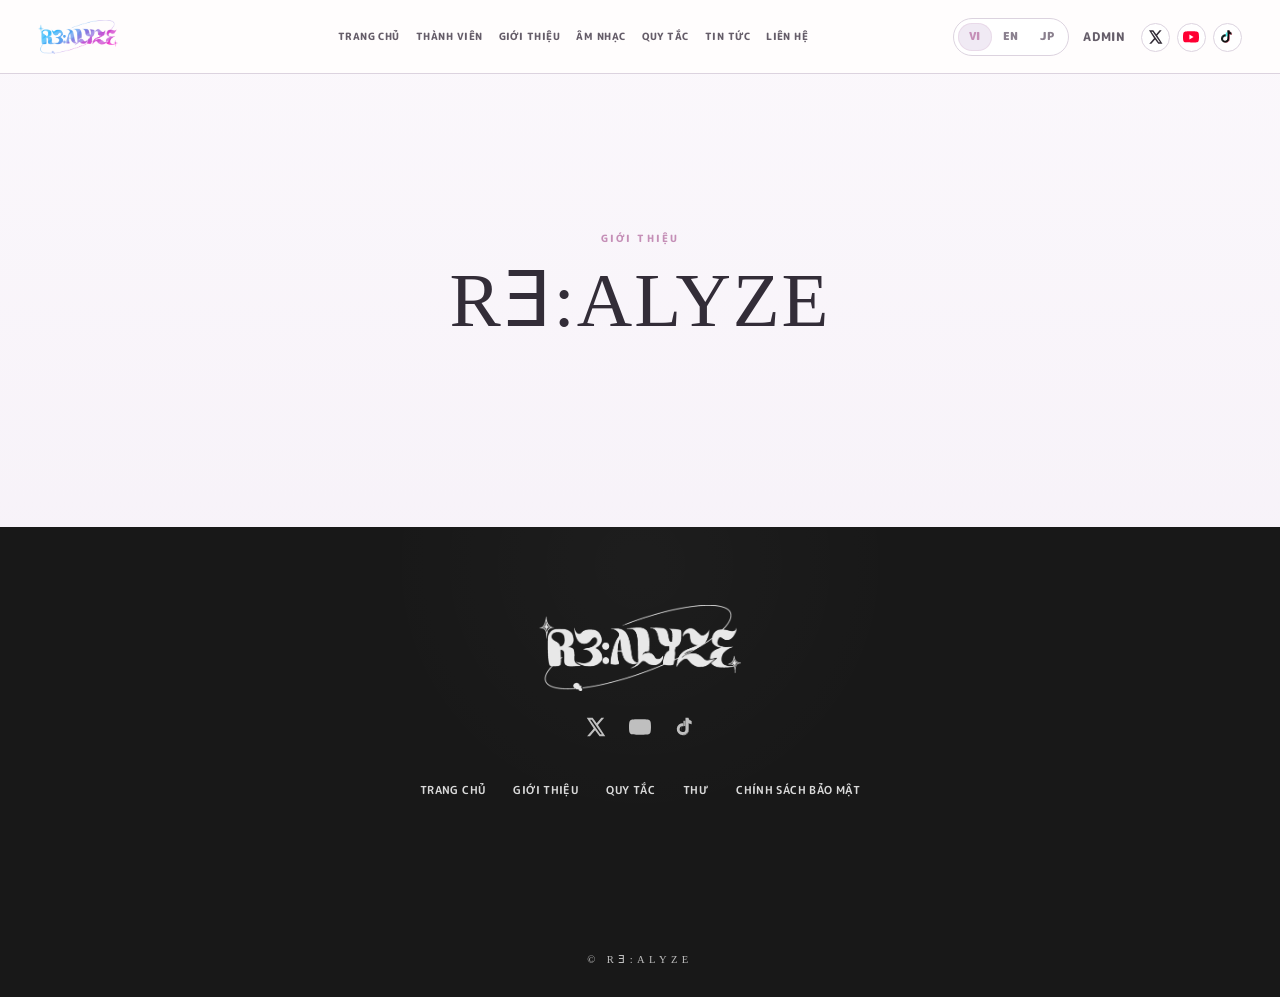
<file: about.html>
<!doctype html>
<html lang="vi">
<head>
  <meta charset="utf-8"><meta name="viewport" content="width=device-width,initial-scale=1">
  <title>About — RƎ:ALYZE</title>
  <link rel="preconnect" href="https://fonts.googleapis.com"><link rel="preconnect" href="https://fonts.gstatic.com" crossorigin>
  <link href="https://fonts.googleapis.com/css2?family=M+PLUS+Rounded+1c:wght@400;500;700;800;900&family=Nunito:wght@400;600;700;800;900&display=swap" rel="stylesheet">
  <link rel="stylesheet" href="styles.css">
  <link rel="icon" type="image/png" sizes="32x32" href="assets/favicon-32.png">
  <link rel="icon" type="image/png" href="assets/favicon.png">

</head>
<body id="top">

<header class="topbar">
  <a class="logo" href="index.html" aria-label="RƎ:ALYZE">
    <img src="assets/realyze-logo.png" alt="RƎ:ALYZE">
  </a>

  <button class="menu-btn" id="menuBtn" type="button" aria-label="Open menu">
    <span></span>
    <span></span>
  </button>

  <nav class="main-nav" id="mainNav">
    <a href="index.html" data-i18n="nav.top">TOP</a>
    <a href="index.html#members" data-i18n="nav.member">MEMBER</a>
    <a href="about.html" data-i18n="nav.about">ABOUT</a>
    <a href="music.html" data-i18n="nav.music">MUSIC</a>
    <a href="rule.html" data-i18n="nav.rule">RULE</a>
    <a href="index.html#news" data-i18n="nav.news">NEWS</a>
    <a href="index.html#contact" data-i18n="nav.contact">CONTACT</a>

    <div class="nav-mobile-tools">
      <a class="nav-mobile-admin" href="admin.html">ADMIN</a>

      <div class="nav-mobile-socials" aria-label="Official social links">
        <a href="https://x.com/RLZ__official" target="_blank" rel="noopener noreferrer" aria-label="X">
          <img src="assets/icons/x.svg" alt="">
        </a>
        <a href="https://www.youtube.com/@realize-ent" target="_blank" rel="noopener noreferrer" aria-label="YouTube">
          <img src="assets/icons/youtube.svg" alt="">
        </a>
        <a href="https://www.tiktok.com/@realyzefromrlt" target="_blank" rel="noopener noreferrer" aria-label="TikTok">
          <img src="assets/icons/tiktok.svg" alt="">
        </a>
      </div>
    </div>
  </nav>

  <div class="lang-switcher" aria-label="Language">
    <button type="button" data-lang="vi" class="active">VI</button>
    <button type="button" data-lang="en">EN</button>
    <button type="button" data-lang="ja">JP</button>
  </div>

  <a class="admin-entry" href="admin.html" aria-label="Admin">ADMIN</a>

  <div class="header-socials" aria-label="Official social links">
    <a href="https://x.com/RLZ__official" target="_blank" rel="noopener noreferrer" aria-label="X">
      <img src="assets/icons/x.svg" alt="">
    </a>
    <a href="https://www.youtube.com/@realize-ent" target="_blank" rel="noopener noreferrer" aria-label="YouTube">
      <img src="assets/icons/youtube.svg" alt="">
    </a>
    <a href="https://www.tiktok.com/@realyzefromrlt" target="_blank" rel="noopener noreferrer" aria-label="TikTok">
      <img src="assets/icons/tiktok.svg" alt="">
    </a>
  </div>
</header>

<main>
  <section class="page-hero">
    <small data-i18n="about.kicker">ABOUT</small>
    <h1 id="aboutPageTitle">RƎ:ALYZE</h1>
    <p id="aboutPageDesc"></p>
  </section>
  <section class="content-shell" id="dynamicAbout"></section>
</main>

<footer class="site-footer">
  <div class="site-footer-inner">
    <a class="site-footer-logo" href="index.html" aria-label="RƎ:ALYZE">
      <img src="assets/realyze-logo.png" alt="RƎ:ALYZE">
    </a>

    <div class="site-footer-socials" aria-label="Official social links">
      <a href="https://x.com/RLZ__official" target="_blank" rel="noopener noreferrer" aria-label="X">
        <img src="assets/icons/x.svg" alt="">
      </a>
      <a href="https://www.youtube.com/@realize-ent" target="_blank" rel="noopener noreferrer" aria-label="YouTube">
        <img src="assets/icons/youtube.svg" alt="">
      </a>
      <a href="https://www.tiktok.com/@realyzefromrlt" target="_blank" rel="noopener noreferrer" aria-label="TikTok">
        <img src="assets/icons/tiktok.svg" alt="">
      </a>
    </div>

    <nav class="site-footer-nav" aria-label="Footer">
      <a href="index.html" data-i18n="nav.top">TRANG CHỦ</a>
      <a href="about.html" data-i18n="nav.about">GIỚI THIỆU</a>
      <a href="rule.html" data-i18n="nav.rule">QUY TẮC</a>
      <a href="index.html?letter=1#contact" data-i18n="footer.letter">THƯ</a>
      <a href="privacy.html" data-i18n="footer.privacy">CHÍNH SÁCH BẢO MẬT</a>
    </nav>

    <div class="site-footer-copy">
      © RƎ:ALYZE
    </div>
  </div>
</footer>
<script src="script.js"></script>

<script src="site-data.js"></script>
</body>
</html>
</file>
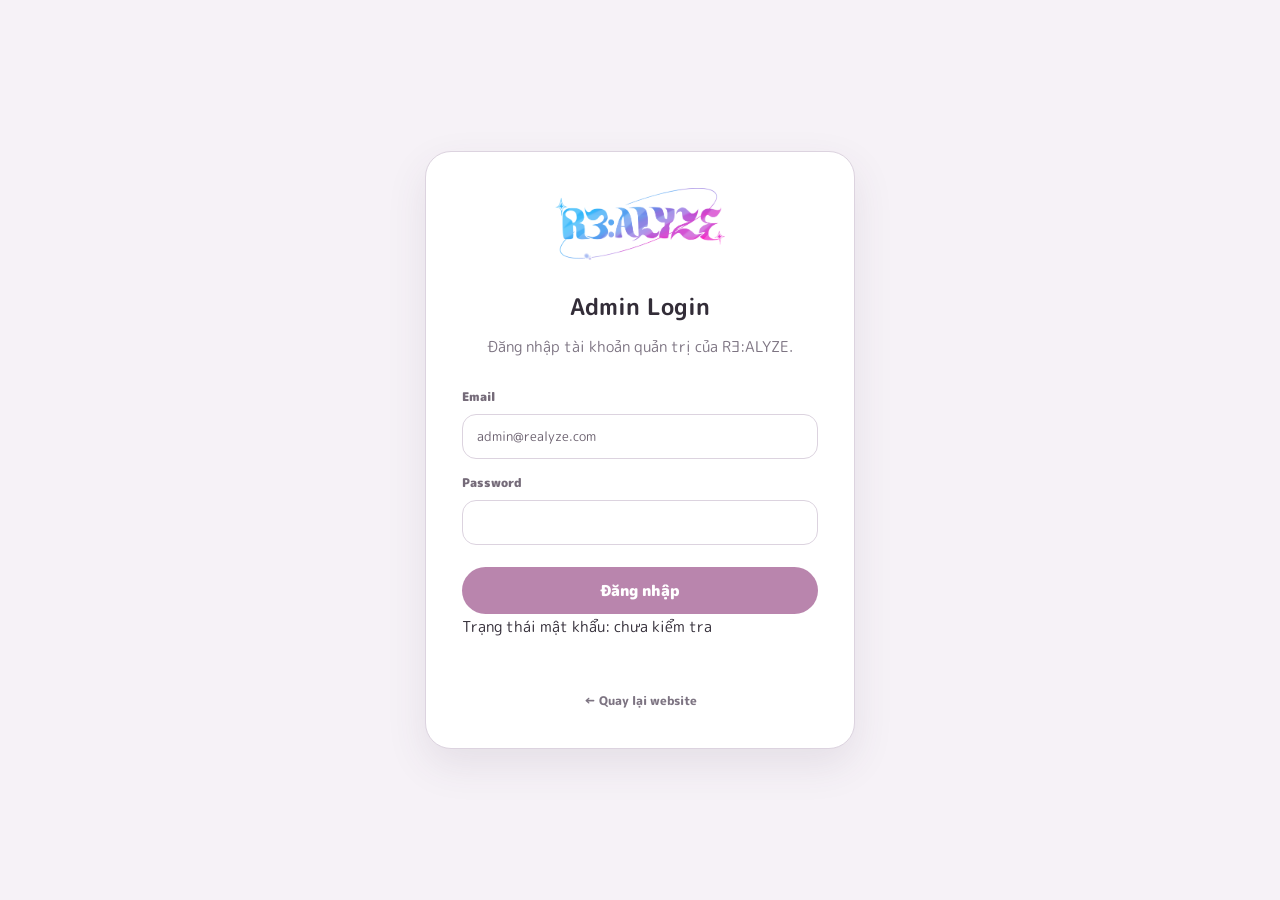
<file: admin-about.html>
<!doctype html>
<html lang="vi">
<head>
  <meta charset="utf-8">
  <meta name="viewport" content="width=device-width,initial-scale=1">
  <title>About Manager — RƎ:ALYZE</title>
  <link rel="icon" type="image/png" href="assets/favicon.png">
  <link rel="preconnect" href="https://fonts.googleapis.com">
  <link rel="preconnect" href="https://fonts.gstatic.com" crossorigin>
  <link href="https://fonts.googleapis.com/css2?family=M+PLUS+Rounded+1c:wght@400;500;700;800;900&family=Nunito:wght@400;600;700;800;900&display=swap" rel="stylesheet">
  <link rel="stylesheet" href="styles.css">
  <link rel="stylesheet" href="admin.css">
</head>
<body class="admin-page admin-manager-page" data-admin-section="about">

<aside class="admin-sidebar">
  <a class="admin-brand" href="admin.html">
    <img src="assets/realyze-logo.png" alt="RƎ:ALYZE">
  </a>

  <nav>
    <a class="admin-nav-link " href="admin-news.html">News</a>
    <a class="admin-nav-link " href="admin-music.html">Music</a>
    <a class="admin-nav-link " href="admin-rule.html">Rule</a>
    <a class="admin-nav-link active" href="admin-about.html">About</a>
  </nav>

  <div class="admin-sidebar-bottom">
    <a href="admin.html">← Admin Home</a>
    <a href="index.html" target="_blank">Xem website ↗</a>
    <button id="logoutBtn" type="button">Đăng xuất</button>
  </div>
</aside>

<main class="admin-main">
  <header class="admin-top">
    <div>
      <span>RƎ:ALYZE CMS</span>
      <h1>About</h1>
      <p class="admin-page-description">Nội dung trang giới thiệu.</p>
    </div>
    <button class="admin-primary" id="newItemBtn" type="button">Chỉnh sửa About</button>
  </header>

  <div class="cms-admin-warning" id="permissionWarning" hidden></div>
  <section id="adminList" class="admin-list"></section>
</main>

<dialog id="editorModal" class="admin-editor-modal">
  <button class="admin-editor-close" id="editorClose" type="button">×</button>
  <form id="editorForm">
    <div id="editorFields"></div>
    <div class="admin-editor-actions">
      <button type="button" class="admin-danger" id="deleteBtn" hidden>Xóa</button>
      <span></span>
      <button type="button" class="admin-secondary" id="cancelEditor">Hủy</button>
      <button type="submit" class="admin-primary">Lưu</button>
    </div>
  </form>
</dialog>

<script src="admin-runtime.js"></script>
<script src="admin-page.js"></script>
</body>
</html>
</file>
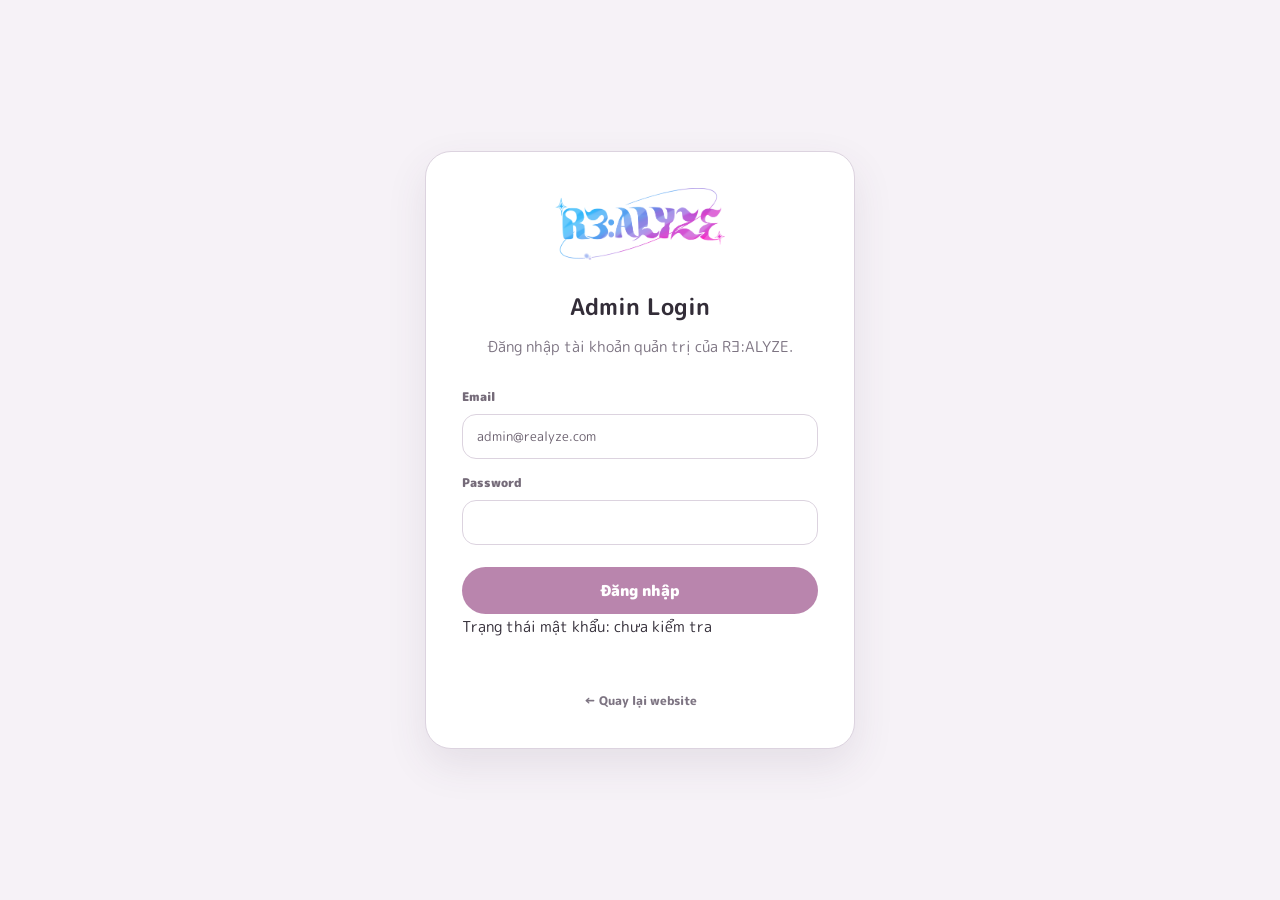
<file: admin-inbox.html>
<!doctype html>
<html lang="vi">
<head>
  <meta charset="utf-8">
  <meta name="viewport" content="width=device-width,initial-scale=1">
  <title>Inbox — RƎ:ALYZE Admin</title>
  <link rel="icon" type="image/png" href="assets/favicon.png">
  <link rel="preconnect" href="https://fonts.googleapis.com">
  <link rel="preconnect" href="https://fonts.gstatic.com" crossorigin>
  <link href="https://fonts.googleapis.com/css2?family=M+PLUS+Rounded+1c:wght@400;500;700;800;900&family=Nunito:wght@400;600;700;800;900&display=swap" rel="stylesheet">
  <link rel="stylesheet" href="styles.css">
  <link rel="stylesheet" href="admin.css">
</head>
<body class="admin-page admin-manager-page admin-inbox-page">

<aside class="admin-sidebar">
  <a class="admin-brand" href="admin.html">
    <img src="assets/realyze-logo.png" alt="RƎ:ALYZE">
  </a>

  <nav>
    <a class="admin-nav-link" href="admin-news.html">News</a>
    <a class="admin-nav-link" href="admin-music.html">Music</a>
    <a class="admin-nav-link" href="admin-members.html">Members</a>
    <a class="admin-nav-link" href="admin-rule.html">Rule</a>
    <a class="admin-nav-link" href="admin-about.html">About</a>
    <a class="admin-nav-link active" href="admin-inbox.html">Inbox</a>
  </nav>

  <div class="admin-sidebar-bottom">
    <a href="admin.html">← Admin Home</a>
    <a href="index.html" target="_blank">Xem website ↗</a>
    <button id="logoutBtn" type="button">Đăng xuất</button>
  </div>
</aside>

<main class="admin-main">
  <header class="admin-top inbox-top">
    <div>
      <span>RƎ:ALYZE CMS</span>
      <h1>Inbox</h1>
      <p class="admin-page-description">
        Thư và góp ý được gửi từ website.
      </p>
    </div>

    <div class="inbox-actions">
      <span class="inbox-unread-count" id="inboxUnreadCount">0 chưa đọc</span>
      <button class="admin-secondary" id="refreshInboxBtn" type="button">Làm mới</button>
    </div>
  </header>

  <div class="cms-admin-warning" id="permissionWarning" hidden></div>

  <section class="inbox-list" id="inboxList">
    <div class="cms-loading">Loading...</div>
  </section>
</main>

<dialog class="admin-editor-modal inbox-dialog" id="letterDialog">
  <button class="admin-editor-close" id="letterClose" type="button">×</button>

  <div class="inbox-dialog-body">
    <div class="inbox-letter-meta">
      <span id="letterDialogDate"></span>
      <span id="letterDialogRead"></span>
    </div>

    <h2 id="letterDialogName">—</h2>

    <div class="inbox-letter-content" id="letterDialogContent"></div>

    <div class="inbox-dialog-actions">
      <button class="admin-danger" id="deleteLetterBtn" type="button">Xóa thư</button>
      <button class="admin-secondary" id="closeLetterBtn" type="button">Đóng</button>
    </div>
  </div>
</dialog>

<script src="admin-runtime.js"></script>
<script src="admin-inbox.js"></script>
</body>
</html>
</file>
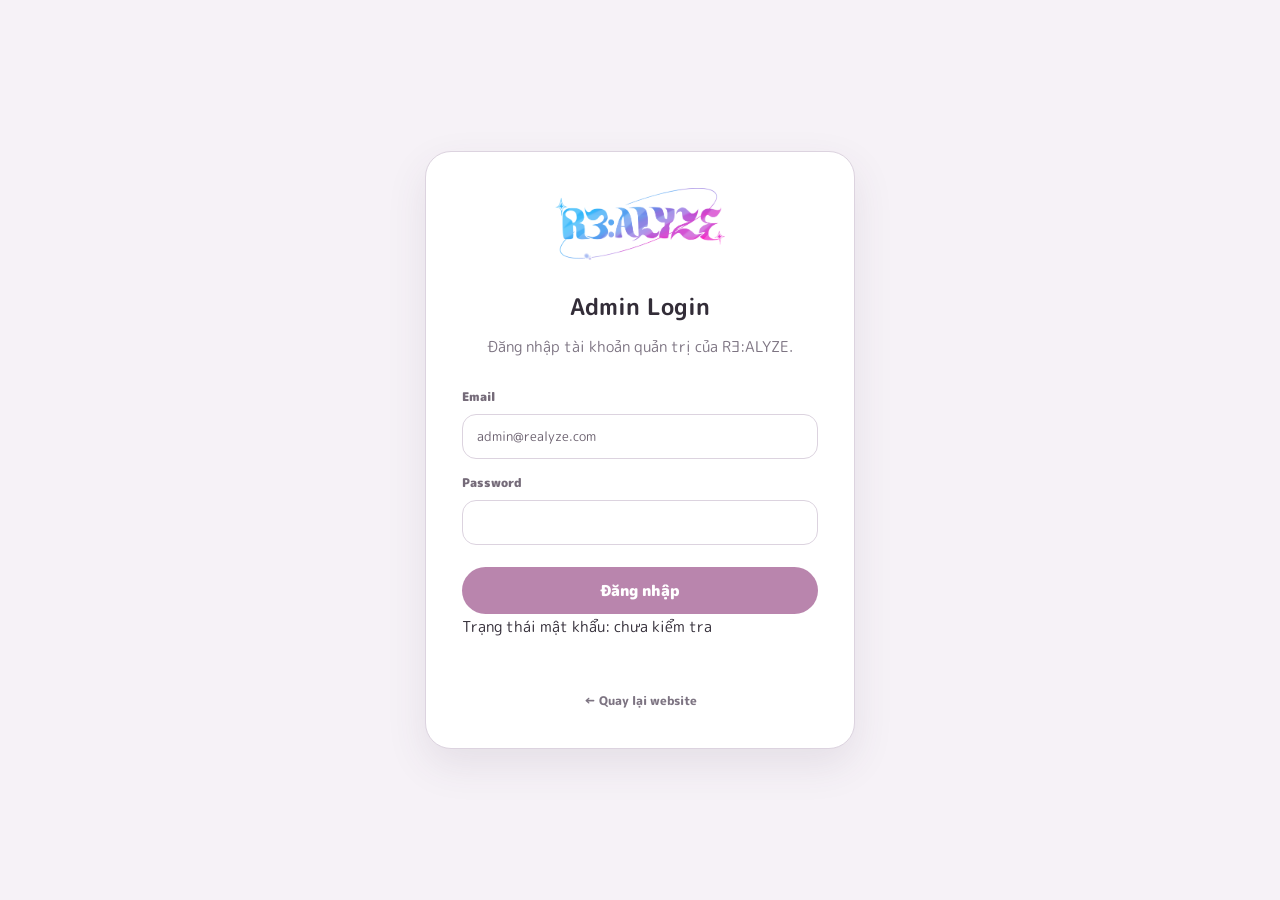
<file: admin-members.html>
<!doctype html>
<html lang="vi">
<head>
  <meta charset="utf-8">
  <meta name="viewport" content="width=device-width,initial-scale=1">
  <title>Members Manager — RƎ:ALYZE</title>
  <link rel="icon" type="image/png" href="assets/favicon.png">
  <link rel="preconnect" href="https://fonts.googleapis.com">
  <link rel="preconnect" href="https://fonts.gstatic.com" crossorigin>
  <link href="https://fonts.googleapis.com/css2?family=M+PLUS+Rounded+1c:wght@400;500;700;800;900&family=Nunito:wght@400;600;700;800;900&display=swap" rel="stylesheet">
  <link rel="stylesheet" href="styles.css">
  <link rel="stylesheet" href="admin.css">
</head>
<body class="admin-page admin-manager-page" data-admin-section="members">

<aside class="admin-sidebar">
  <a class="admin-brand" href="admin.html">
    <img src="assets/realyze-logo.png" alt="RƎ:ALYZE">
  </a>

  <nav>
    <a class="admin-nav-link" href="admin-news.html">News</a>
    <a class="admin-nav-link" href="admin-music.html">Music</a>
    <a class="admin-nav-link active" href="admin-members.html">Members</a>
    <a class="admin-nav-link" href="admin-rule.html">Rule</a>
    <a class="admin-nav-link" href="admin-about.html">About</a>
    <a class="admin-nav-link" href="admin-inbox.html">Inbox</a>
  </nav>

  <div class="admin-sidebar-bottom">
    <a href="admin.html">← Admin Home</a>
    <a href="index.html" target="_blank">Xem website ↗</a>
    <button id="logoutBtn" type="button">Đăng xuất</button>
  </div>
</aside>

<main class="admin-main">
  <header class="admin-top">
    <div>
      <span>RƎ:ALYZE CMS</span>
      <h1>Members</h1>
      <p class="admin-page-description">Thông tin hiển thị của từng thành viên.</p>
    </div>
    <button class="admin-primary" id="newItemBtn" type="button" hidden>+ Thêm mới</button>
  </header>

  <div class="cms-admin-warning" id="permissionWarning" hidden></div>
  <section id="adminList" class="admin-list"></section>
</main>

<dialog id="editorModal" class="admin-editor-modal">
  <button class="admin-editor-close" id="editorClose" type="button">×</button>
  <form id="editorForm">
    <div id="editorFields"></div>
    <div class="admin-editor-actions">
      <button type="button" class="admin-danger" id="deleteBtn" hidden>Xóa</button>
      <span></span>
      <button type="button" class="admin-secondary" id="cancelEditor">Hủy</button>
      <button type="submit" class="admin-primary">Lưu</button>
    </div>
  </form>
</dialog>

<script src="admin-runtime.js"></script>
<script src="admin-page.js"></script>
</body>
</html>
</file>
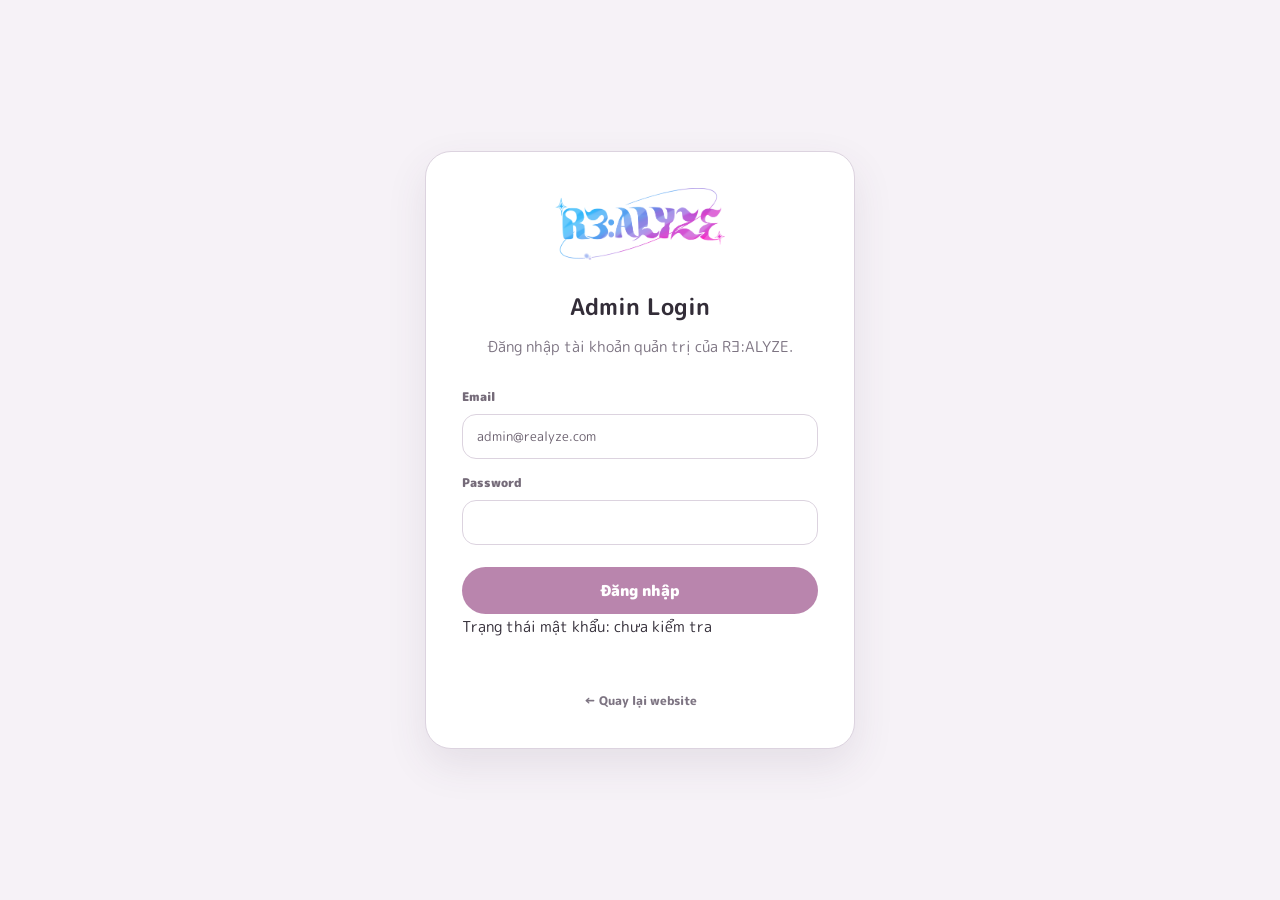
<file: admin-music.html>
<!doctype html>
<html lang="vi">
<head>
  <meta charset="utf-8">
  <meta name="viewport" content="width=device-width,initial-scale=1">
  <title>Music Manager — RƎ:ALYZE</title>
  <link rel="icon" type="image/png" href="assets/favicon.png">
  <link rel="preconnect" href="https://fonts.googleapis.com">
  <link rel="preconnect" href="https://fonts.gstatic.com" crossorigin>
  <link href="https://fonts.googleapis.com/css2?family=M+PLUS+Rounded+1c:wght@400;500;700;800;900&family=Nunito:wght@400;600;700;800;900&display=swap" rel="stylesheet">
  <link rel="stylesheet" href="styles.css">
  <link rel="stylesheet" href="admin.css">
</head>
<body class="admin-page admin-manager-page" data-admin-section="music">

<aside class="admin-sidebar">
  <a class="admin-brand" href="admin.html">
    <img src="assets/realyze-logo.png" alt="RƎ:ALYZE">
  </a>

  <nav>
    <a class="admin-nav-link" href="admin-news.html">News</a>
    <a class="admin-nav-link active" href="admin-music.html">Music</a>
    <a class="admin-nav-link" href="admin-members.html">Members</a>
    <a class="admin-nav-link" href="admin-rule.html">Rule</a>
    <a class="admin-nav-link" href="admin-about.html">About</a>
    <a class="admin-nav-link" href="admin-inbox.html">Inbox</a>
  </nav>

  <div class="admin-sidebar-bottom">
    <a href="admin.html">← Admin Home</a>
    <a href="index.html" target="_blank">Xem website ↗</a>
    <button id="logoutBtn" type="button">Đăng xuất</button>
  </div>
</aside>

<main class="admin-main">
  <header class="admin-top">
    <div>
      <span>RƎ:ALYZE CMS</span>
      <h1>Music</h1>
      <p class="admin-page-description">Bài hát, người hát, ngày ra mắt, ảnh, link và mô tả.</p>
    </div>
    <button class="admin-primary" id="newItemBtn" type="button">+ Thêm mới</button>
  </header>

  <div class="cms-admin-warning" id="permissionWarning" hidden></div>
  <section id="adminList" class="admin-list"></section>
</main>

<dialog id="editorModal" class="admin-editor-modal">
  <button class="admin-editor-close" id="editorClose" type="button">×</button>
  <form id="editorForm">
    <div id="editorFields"></div>
    <div class="admin-editor-actions">
      <button type="button" class="admin-danger" id="deleteBtn" hidden>Xóa</button>
      <span></span>
      <button type="button" class="admin-secondary" id="cancelEditor">Hủy</button>
      <button type="submit" class="admin-primary">Lưu</button>
    </div>
  </form>
</dialog>

<script src="admin-runtime.js"></script>
<script src="admin-page.js"></script>
</body>
</html>
</file>
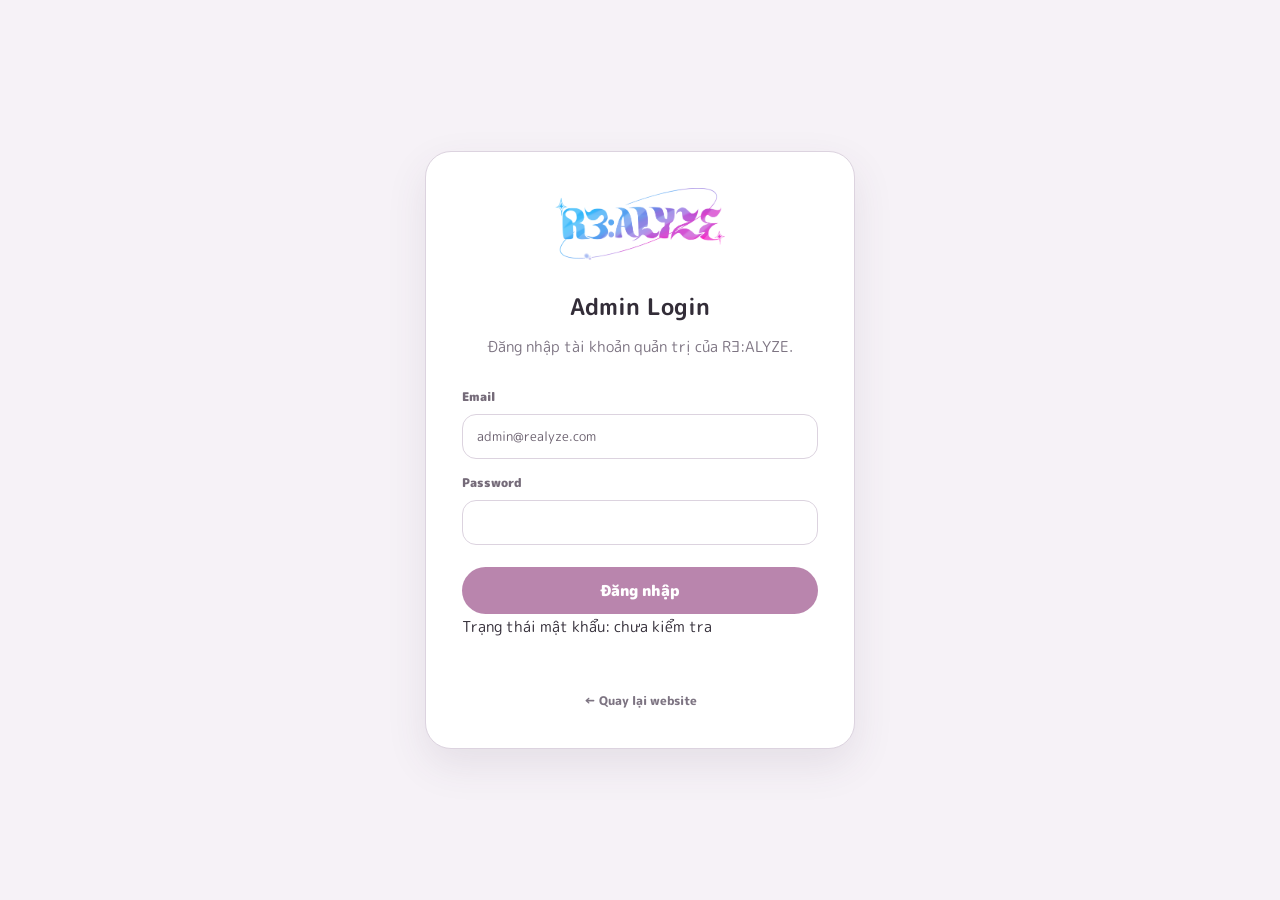
<file: admin-news.html>
<!doctype html>
<html lang="vi">
<head>
  <meta charset="utf-8">
  <meta name="viewport" content="width=device-width,initial-scale=1">
  <title>News Manager — RƎ:ALYZE</title>
  <link rel="icon" type="image/png" href="assets/favicon.png">
  <link rel="preconnect" href="https://fonts.googleapis.com">
  <link rel="preconnect" href="https://fonts.gstatic.com" crossorigin>
  <link href="https://fonts.googleapis.com/css2?family=M+PLUS+Rounded+1c:wght@400;500;700;800;900&family=Nunito:wght@400;600;700;800;900&display=swap" rel="stylesheet">
  <link rel="stylesheet" href="styles.css">
  <link rel="stylesheet" href="admin.css">
</head>
<body class="admin-page admin-manager-page" data-admin-section="news">

<aside class="admin-sidebar">
  <a class="admin-brand" href="admin.html">
    <img src="assets/realyze-logo.png" alt="RƎ:ALYZE">
  </a>

  <nav>
    <a class="admin-nav-link active" href="admin-news.html">News</a>
    <a class="admin-nav-link" href="admin-music.html">Music</a>
    <a class="admin-nav-link" href="admin-members.html">Members</a>
    <a class="admin-nav-link" href="admin-rule.html">Rule</a>
    <a class="admin-nav-link" href="admin-about.html">About</a>
    <a class="admin-nav-link" href="admin-inbox.html">Inbox</a>
  </nav>

  <div class="admin-sidebar-bottom">
    <a href="admin.html">← Admin Home</a>
    <a href="index.html" target="_blank">Xem website ↗</a>
    <button id="logoutBtn" type="button">Đăng xuất</button>
  </div>
</aside>

<main class="admin-main">
  <header class="admin-top">
    <div>
      <span>RƎ:ALYZE CMS</span>
      <h1>News</h1>
      <p class="admin-page-description">Tin tức và bài đăng.</p>
    </div>
    <button class="admin-primary" id="newItemBtn" type="button">+ Thêm mới</button>
  </header>

  <div class="cms-admin-warning" id="permissionWarning" hidden></div>
  <section id="adminList" class="admin-list"></section>
</main>

<dialog id="editorModal" class="admin-editor-modal">
  <button class="admin-editor-close" id="editorClose" type="button">×</button>
  <form id="editorForm">
    <div id="editorFields"></div>
    <div class="admin-editor-actions">
      <button type="button" class="admin-danger" id="deleteBtn" hidden>Xóa</button>
      <span></span>
      <button type="button" class="admin-secondary" id="cancelEditor">Hủy</button>
      <button type="submit" class="admin-primary">Lưu</button>
    </div>
  </form>
</dialog>

<script src="admin-runtime.js"></script>
<script src="admin-page.js"></script>
</body>
</html>
</file>
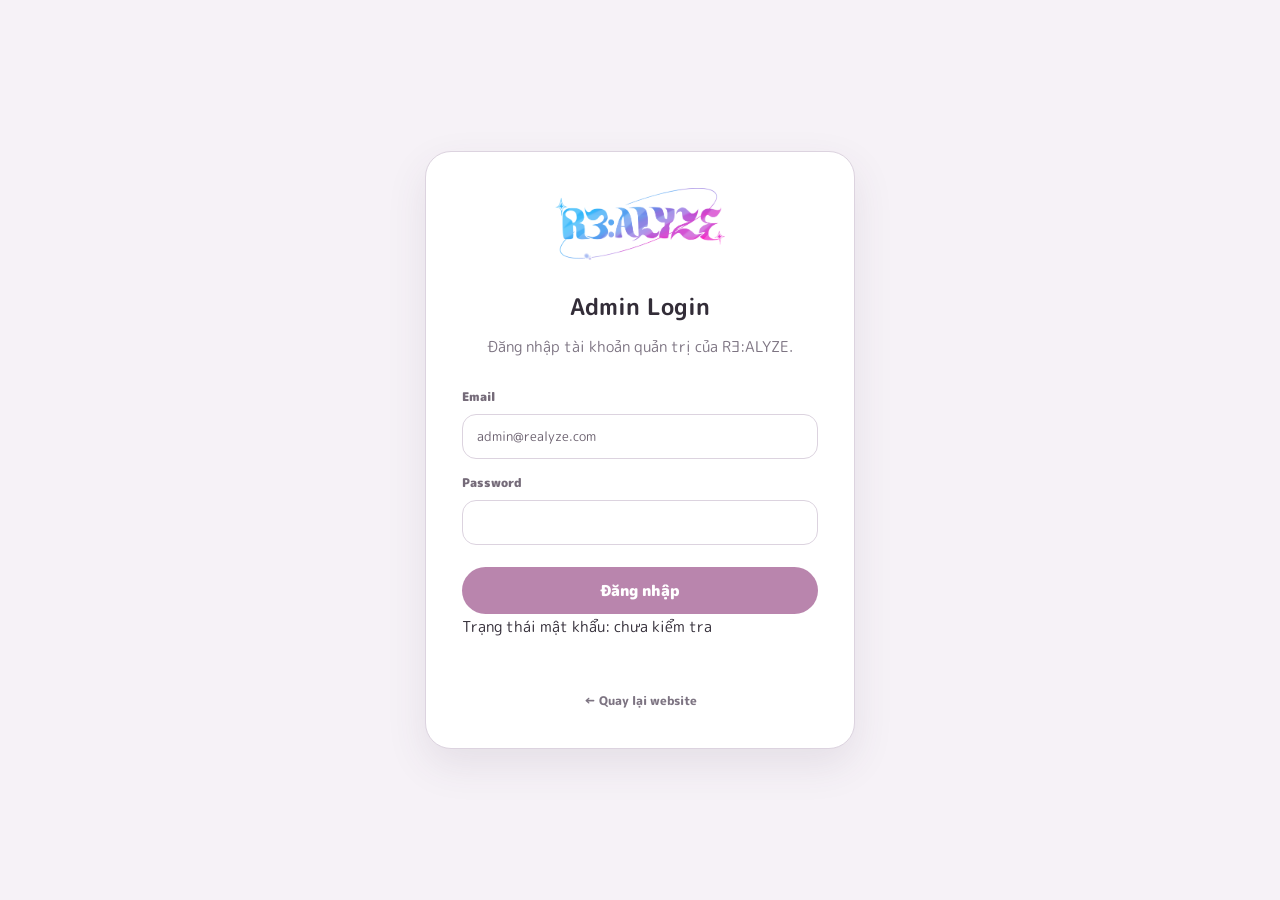
<file: admin-rule.html>
<!doctype html>
<html lang="vi">
<head>
  <meta charset="utf-8">
  <meta name="viewport" content="width=device-width,initial-scale=1">
  <title>Rule Manager — RƎ:ALYZE</title>
  <link rel="icon" type="image/png" href="assets/favicon.png">
  <link rel="preconnect" href="https://fonts.googleapis.com">
  <link rel="preconnect" href="https://fonts.gstatic.com" crossorigin>
  <link href="https://fonts.googleapis.com/css2?family=M+PLUS+Rounded+1c:wght@400;500;700;800;900&family=Nunito:wght@400;600;700;800;900&display=swap" rel="stylesheet">
  <link rel="stylesheet" href="styles.css">
  <link rel="stylesheet" href="admin.css">
</head>
<body class="admin-page admin-manager-page" data-admin-section="rules">

<aside class="admin-sidebar">
  <a class="admin-brand" href="admin.html">
    <img src="assets/realyze-logo.png" alt="RƎ:ALYZE">
  </a>

  <nav>
    <a class="admin-nav-link" href="admin-news.html">News</a>
    <a class="admin-nav-link" href="admin-music.html">Music</a>
    <a class="admin-nav-link" href="admin-members.html">Members</a>
    <a class="admin-nav-link active" href="admin-rule.html">Rule</a>
    <a class="admin-nav-link" href="admin-about.html">About</a>
    <a class="admin-nav-link" href="admin-inbox.html">Inbox</a>
  </nav>

  <div class="admin-sidebar-bottom">
    <a href="admin.html">← Admin Home</a>
    <a href="index.html" target="_blank">Xem website ↗</a>
    <button id="logoutBtn" type="button">Đăng xuất</button>
  </div>
</aside>

<main class="admin-main">
  <header class="admin-top">
    <div>
      <span>RƎ:ALYZE CMS</span>
      <h1>Rule</h1>
      <p class="admin-page-description">Nội dung và định dạng Rule.</p>
    </div>
    <button class="admin-primary" id="newItemBtn" type="button">+ Thêm mới</button>
  </header>

  <div class="cms-admin-warning" id="permissionWarning" hidden></div>
  <section id="adminList" class="admin-list"></section>
</main>

<dialog id="editorModal" class="admin-editor-modal">
  <button class="admin-editor-close" id="editorClose" type="button">×</button>
  <form id="editorForm">
    <div id="editorFields"></div>
    <div class="admin-editor-actions">
      <button type="button" class="admin-danger" id="deleteBtn" hidden>Xóa</button>
      <span></span>
      <button type="button" class="admin-secondary" id="cancelEditor">Hủy</button>
      <button type="submit" class="admin-primary">Lưu</button>
    </div>
  </form>
</dialog>

<script src="admin-runtime.js"></script>
<script src="admin-page.js"></script>
</body>
</html>
</file>
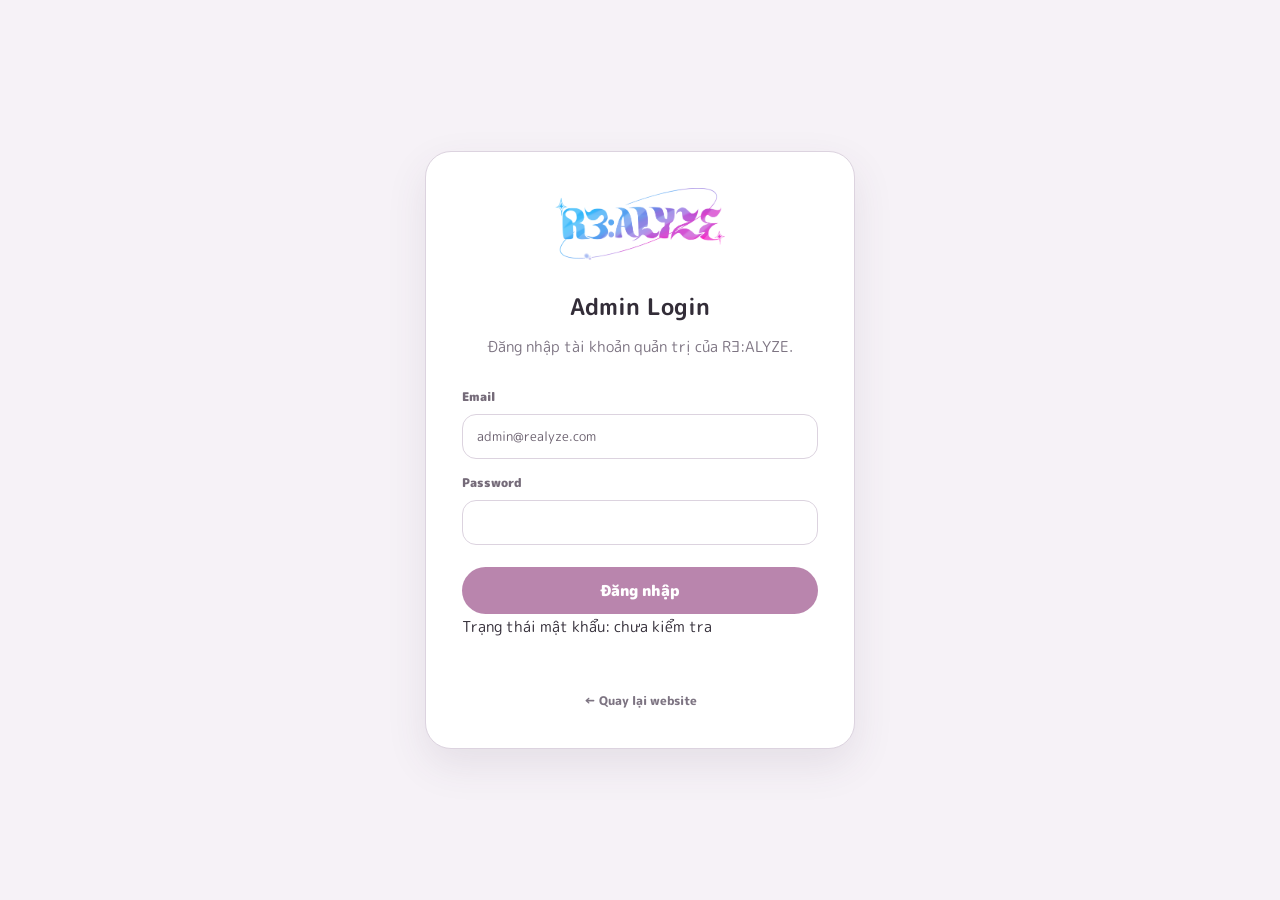
<file: admin.html>
<!doctype html>
<html lang="vi">
<head>
  <meta charset="utf-8">
  <meta name="viewport" content="width=device-width,initial-scale=1">
  <title>RƎ:ALYZE Admin</title>
  <link rel="icon" type="image/png" href="assets/favicon.png">
  <link rel="preconnect" href="https://fonts.googleapis.com">
  <link rel="preconnect" href="https://fonts.gstatic.com" crossorigin>
  <link href="https://fonts.googleapis.com/css2?family=M+PLUS+Rounded+1c:wght@400;500;700;800;900&family=Nunito:wght@400;600;700;800;900&display=swap" rel="stylesheet">
  <link rel="stylesheet" href="styles.css">
  <link rel="stylesheet" href="admin.css">
</head>
<body class="admin-page">

<section class="admin-login" id="loginView">
  <div class="admin-login-card">
    <img src="assets/realyze-logo.png" alt="RƎ:ALYZE">
    <h1>Admin Login</h1>
    <p>Đăng nhập tài khoản quản trị của RƎ:ALYZE.</p>

    <form id="loginForm">
      <label>
        Email
        <input id="loginEmail" type="email" value="admin@realyze.com" required autocomplete="email">
      </label>
      <label>
        Password
        <input id="loginPassword" type="password" required autocomplete="current-password">
      </label>
      <button class="admin-primary" id="loginBtn" type="submit">Đăng nhập</button>

      <div class="password-status password-status-idle" id="passwordStatus">
        <span class="password-status-dot"></span>
        <span>Trạng thái mật khẩu: chưa kiểm tra</span>
      </div>
      <p class="admin-error" id="loginError"></p>

      <div id="supabaseSetup" hidden style="margin-top:18px;padding-top:18px;border-top:1px solid var(--line)">
        <p style="text-align:left;margin:0 0 12px;color:var(--muted);font-size:.78rem">
          Không tự đọc được cấu hình Supabase. Nhập 2 giá trị này một lần:
        </p>
        <label>
          Project URL
          <input id="setupUrl" type="url" placeholder="https://xxxxx.supabase.co">
        </label>
        <label>
          Anon / Publishable key
          <input id="setupKey" type="text" placeholder="eyJ...">
        </label>
        <button class="admin-secondary" id="saveSetupBtn" type="button" style="width:100%">
          Lưu cấu hình Supabase
        </button>
      </div>
    </form>

    <a class="admin-back-site" href="index.html">← Quay lại website</a>
  </div>
</section>

<section class="admin-dashboard" id="dashboardView" hidden>
  <header class="admin-dashboard-header">
    <a href="index.html"><img src="assets/realyze-logo.png" alt="RƎ:ALYZE"></a>
    <div>
      <span id="adminEmail">admin@realyze.com</span>
      <button id="logoutBtn" type="button">Đăng xuất</button>
    </div>
  </header>

  <main class="admin-dashboard-main">
    <p class="admin-dashboard-kicker">RƎ:ALYZE CMS</p>
    <h1>Chọn nội dung muốn quản lý</h1>
    

    <div class="admin-dashboard-grid">
      <a class="admin-dashboard-card" href="admin-news.html">
        <span>01</span>
        <strong>News</strong>
        <b>OPEN →</b>
      </a>

      <a class="admin-dashboard-card" href="admin-music.html">
        <span>02</span>
        <strong>Music</strong>
        <b>OPEN →</b>
      </a>

      <a class="admin-dashboard-card" href="admin-members.html">
        <span>03</span>
        <strong>Members</strong>
        <b>OPEN →</b>
      </a>

      <a class="admin-dashboard-card" href="admin-rule.html">
        <span>04</span>
        <strong>Rule</strong>
        <b>OPEN →</b>
      </a>

      <a class="admin-dashboard-card" href="admin-about.html">
        <span>05</span>
        <strong>About</strong>
        <b>OPEN →</b>
      </a>

      <a class="admin-dashboard-card admin-inbox-card" href="admin-inbox.html">
        <span>06</span>
        <strong>Inbox</strong>
        <b>OPEN →</b>
      </a>
    </div>

    <div class="cms-admin-warning" id="permissionWarning" hidden></div>
  </main>
</section>

<script src="admin-runtime.js"></script>
<script>
(function () {
  "use strict";

  const form = document.getElementById("loginForm");
  const email = document.getElementById("loginEmail");
  const password = document.getElementById("loginPassword");
  const loginBtn = document.getElementById("loginBtn");
  const errorBox = document.getElementById("loginError");
  const status = document.getElementById("passwordStatus");
  const loginView = document.getElementById("loginView");
  const dashboard = document.getElementById("dashboardView");
  const setup = document.getElementById("supabaseSetup");

  function setStatus(type, text) {
    if (!status) {
      console.warn("Missing #passwordStatus element");
      return;
    }

    status.className = "password-status password-status-" + type;
    status.innerHTML =
      '<span class="password-status-dot"></span>' +
      '<span>' + text + '</span>';
  }

  function showDashboard(user) {
    loginView.hidden = true;
    dashboard.hidden = false;
    document.getElementById("adminEmail").textContent =
      user.email || "admin@realyze.com";
  }

  async function prepareConfig() {
    if (RealyzeAdmin.hasConfig()) return true;

    const imported =
      await RealyzeAdmin.tryImportExistingConfig();

    if (imported) return true;

    setup.hidden = false;
    setStatus(
      "warning",
      "⚠ Cần cấu hình Supabase trước khi kiểm tra mật khẩu"
    );
    return false;
  }

  document.getElementById("saveSetupBtn")
    .addEventListener("click", function () {
      const url = document.getElementById("setupUrl").value;
      const key = document.getElementById("setupKey").value;

      RealyzeAdmin.saveConfig(url, key);

      if (RealyzeAdmin.hasConfig()) {
        setup.hidden = true;
        errorBox.textContent = "";
        setStatus(
          "idle",
          "Đã lưu Supabase — nhập mật khẩu để kiểm tra"
        );
      } else {
        errorBox.textContent =
          "Project URL hoặc anon key chưa hợp lệ.";
      }
    });

  password.addEventListener("input", function () {
    if (!password.value) {
      setStatus("idle", "Trạng thái mật khẩu: chưa nhập");
    } else {
      setStatus(
        "checking",
        "Đã nhập mật khẩu — bấm Đăng nhập để kiểm tra"
      );
    }
  });

  form.addEventListener("submit", async function (event) {
    event.preventDefault();

    errorBox.textContent = "";

    if (!await prepareConfig()) return;

    loginBtn.disabled = true;
    loginBtn.textContent = "Đang đăng nhập...";
    setStatus(
      "checking",
      "Đang gửi mật khẩu đến Supabase để kiểm tra..."
    );

    const result = await RealyzeAdmin.signIn(
      email.value,
      password.value
    );

    loginBtn.disabled = false;
    loginBtn.textContent = "Đăng nhập";

    if (!result.ok) {
      if (result.code === "invalid_credentials") {
        setStatus("wrong", "✕ Mật khẩu sai");
      } else if (result.code === "email_not_confirmed") {
        setStatus("warning", "⚠ Email chưa được xác nhận");
      } else if (result.code === "network") {
        setStatus("warning", "⚠ Không kết nối được Supabase");
      } else {
        setStatus("warning", "⚠ Đăng nhập chưa thành công");
      }

      errorBox.textContent = result.error || "";
      return;
    }

    setStatus("correct", "✓ Mật khẩu đúng");

    await new Promise(function (resolve) {
      setTimeout(resolve, 450);
    });

    showDashboard(result.user);

    const permission =
      await RealyzeAdmin.checkAdminPermission();

    if (!permission.ok) {
      const warning =
        document.getElementById("permissionWarning");

      warning.hidden = false;
      warning.innerHTML =
        "<b>Auth đã đăng nhập thành công.</b><br>" +
        "Nhưng quyền database chưa sẵn sàng: " +
        permission.error +
        "<br>Hãy chạy <b>admin-access-fix.sql</b>.";
    }
  });

  document.getElementById("logoutBtn")
    .addEventListener("click", async function () {
      await RealyzeAdmin.signOut();
      location.reload();
    });

  (async function init() {
    await prepareConfig();

    try {
      const session = await RealyzeAdmin.getSession();

      if (
        session &&
        session.user &&
        String(session.user.email || "").toLowerCase() ===
          RealyzeAdmin.ADMIN_EMAIL
      ) {
        showDashboard(session.user);
      }
    } catch (error) {
      console.warn(error);
    }
  })();
})();
</script>

</body>
</html>
</file>
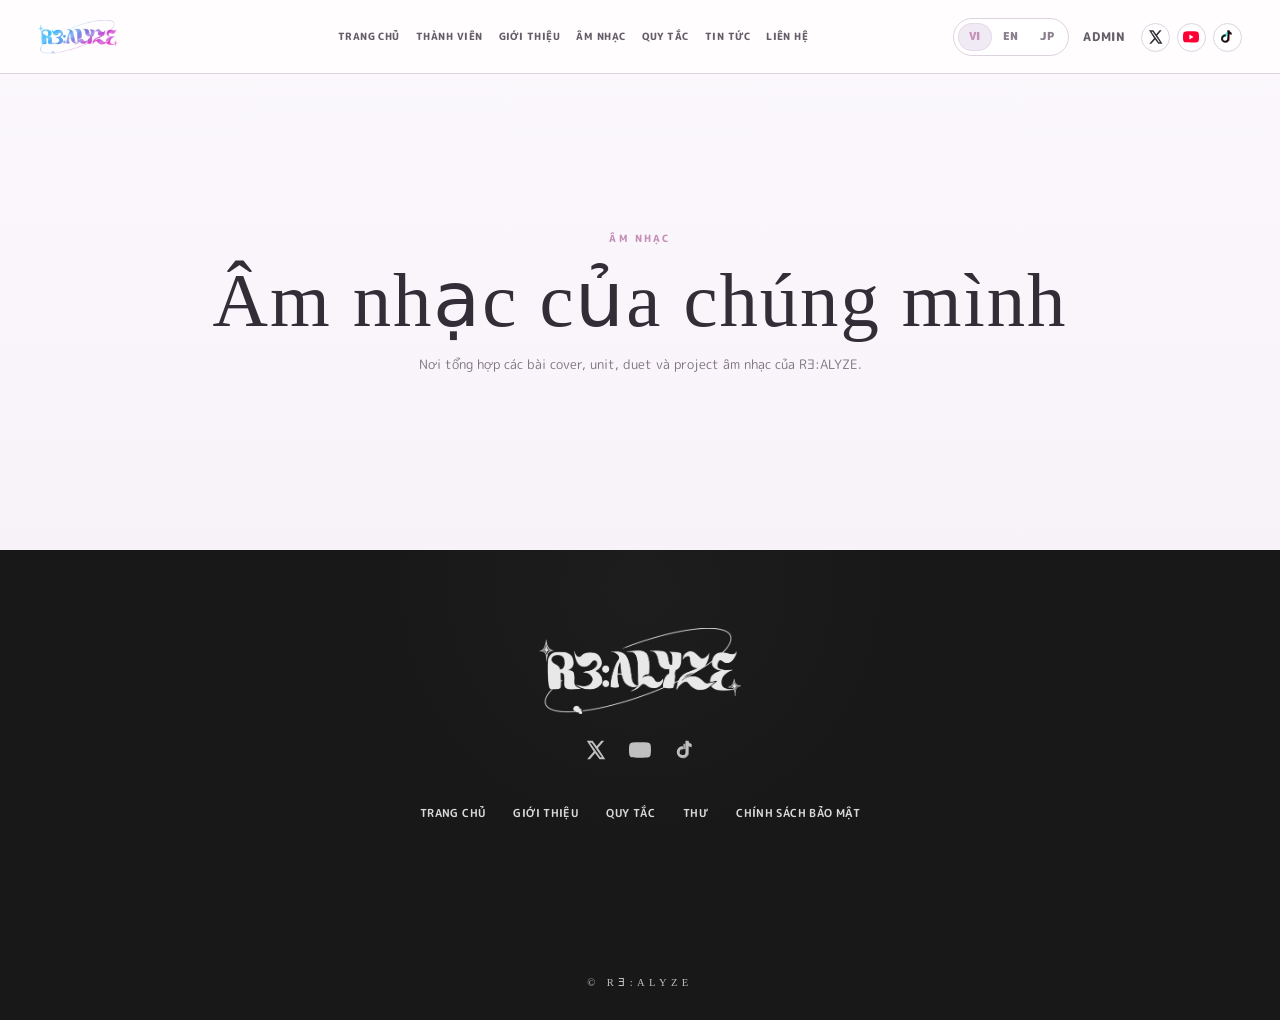
<file: music.html>
<!doctype html>
<html lang="vi">
<head>
  <meta charset="utf-8"><meta name="viewport" content="width=device-width,initial-scale=1">
  <title>Music — RƎ:ALYZE</title>
  <link rel="preconnect" href="https://fonts.googleapis.com"><link rel="preconnect" href="https://fonts.gstatic.com" crossorigin>
  <link href="https://fonts.googleapis.com/css2?family=M+PLUS+Rounded+1c:wght@400;500;700;800;900&family=Nunito:wght@400;600;700;800;900&display=swap" rel="stylesheet">
  <link rel="stylesheet" href="styles.css">
  <link rel="icon" type="image/png" sizes="32x32" href="assets/favicon-32.png">
  <link rel="icon" type="image/png" href="assets/favicon.png">

</head>
<body id="top">

<header class="topbar">
  <a class="logo" href="index.html" aria-label="RƎ:ALYZE">
    <img src="assets/realyze-logo.png" alt="RƎ:ALYZE">
  </a>

  <button class="menu-btn" id="menuBtn" type="button" aria-label="Open menu">
    <span></span>
    <span></span>
  </button>

  <nav class="main-nav" id="mainNav">
    <a href="index.html" data-i18n="nav.top">TOP</a>
    <a href="index.html#members" data-i18n="nav.member">MEMBER</a>
    <a href="about.html" data-i18n="nav.about">ABOUT</a>
    <a href="music.html" data-i18n="nav.music">MUSIC</a>
    <a href="rule.html" data-i18n="nav.rule">RULE</a>
    <a href="index.html#news" data-i18n="nav.news">NEWS</a>
    <a href="index.html#contact" data-i18n="nav.contact">CONTACT</a>

    <div class="nav-mobile-tools">
      <a class="nav-mobile-admin" href="admin.html">ADMIN</a>

      <div class="nav-mobile-socials" aria-label="Official social links">
        <a href="https://x.com/RLZ__official" target="_blank" rel="noopener noreferrer" aria-label="X">
          <img src="assets/icons/x.svg" alt="">
        </a>
        <a href="https://www.youtube.com/@realize-ent" target="_blank" rel="noopener noreferrer" aria-label="YouTube">
          <img src="assets/icons/youtube.svg" alt="">
        </a>
        <a href="https://www.tiktok.com/@realyzefromrlt" target="_blank" rel="noopener noreferrer" aria-label="TikTok">
          <img src="assets/icons/tiktok.svg" alt="">
        </a>
      </div>
    </div>
  </nav>

  <div class="lang-switcher" aria-label="Language">
    <button type="button" data-lang="vi" class="active">VI</button>
    <button type="button" data-lang="en">EN</button>
    <button type="button" data-lang="ja">JP</button>
  </div>

  <a class="admin-entry" href="admin.html" aria-label="Admin">ADMIN</a>

  <div class="header-socials" aria-label="Official social links">
    <a href="https://x.com/RLZ__official" target="_blank" rel="noopener noreferrer" aria-label="X">
      <img src="assets/icons/x.svg" alt="">
    </a>
    <a href="https://www.youtube.com/@realize-ent" target="_blank" rel="noopener noreferrer" aria-label="YouTube">
      <img src="assets/icons/youtube.svg" alt="">
    </a>
    <a href="https://www.tiktok.com/@realyzefromrlt" target="_blank" rel="noopener noreferrer" aria-label="TikTok">
      <img src="assets/icons/tiktok.svg" alt="">
    </a>
  </div>
</header>

<main>
  <section class="page-hero">
    <small data-i18n="music.kicker">MUSIC</small>
    <h1 data-i18n="music.title">Our music</h1>
    <p data-i18n="music.desc">Các dự án âm nhạc của RƎ:ALYZE.</p>
  </section>
  <section class="content-shell">
    <div class="music-grid cms-music-grid" id="dynamicMusicGrid"></div>
  </section>
</main>

<footer class="site-footer">
  <div class="site-footer-inner">
    <a class="site-footer-logo" href="index.html" aria-label="RƎ:ALYZE">
      <img src="assets/realyze-logo.png" alt="RƎ:ALYZE">
    </a>

    <div class="site-footer-socials" aria-label="Official social links">
      <a href="https://x.com/RLZ__official" target="_blank" rel="noopener noreferrer" aria-label="X">
        <img src="assets/icons/x.svg" alt="">
      </a>
      <a href="https://www.youtube.com/@realize-ent" target="_blank" rel="noopener noreferrer" aria-label="YouTube">
        <img src="assets/icons/youtube.svg" alt="">
      </a>
      <a href="https://www.tiktok.com/@realyzefromrlt" target="_blank" rel="noopener noreferrer" aria-label="TikTok">
        <img src="assets/icons/tiktok.svg" alt="">
      </a>
    </div>

    <nav class="site-footer-nav" aria-label="Footer">
      <a href="index.html" data-i18n="nav.top">TRANG CHỦ</a>
      <a href="about.html" data-i18n="nav.about">GIỚI THIỆU</a>
      <a href="rule.html" data-i18n="nav.rule">QUY TẮC</a>
      <a href="index.html?letter=1#contact" data-i18n="footer.letter">THƯ</a>
      <a href="privacy.html" data-i18n="footer.privacy">CHÍNH SÁCH BẢO MẬT</a>
    </nav>

    <div class="site-footer-copy">
      © RƎ:ALYZE
    </div>
  </div>
</footer>
<script src="script.js"></script>

<script src="site-data.js"></script>
</body>
</html>
</file>
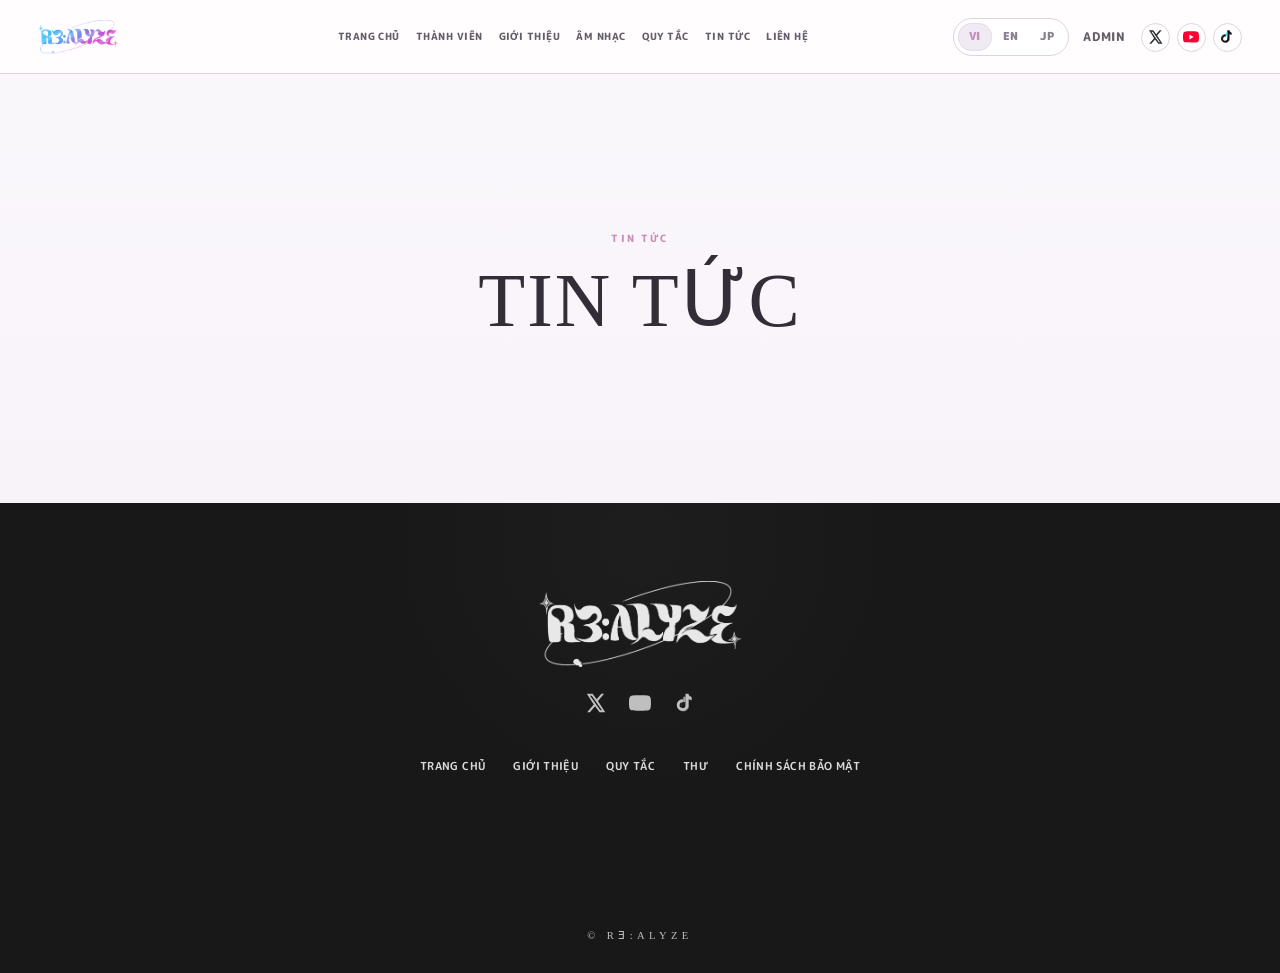
<file: news-detail.html>
<!doctype html>
<html lang="vi">
<head>
  <meta charset="utf-8">
  <meta name="viewport" content="width=device-width,initial-scale=1">
  <title>News — RƎ:ALYZE</title>
  <link rel="icon" type="image/png" href="assets/favicon.png">
  <link rel="preconnect" href="https://fonts.googleapis.com">
  <link rel="preconnect" href="https://fonts.gstatic.com" crossorigin>
  <link href="https://fonts.googleapis.com/css2?family=M+PLUS+Rounded+1c:wght@400;500;700;800;900&family=Nunito:wght@400;600;700;800;900&display=swap" rel="stylesheet">
  <link rel="stylesheet" href="styles.css">
</head>
<body id="top">
<header class="topbar">
  <a class="logo" href="index.html" aria-label="RƎ:ALYZE">
    <img src="assets/realyze-logo.png" alt="RƎ:ALYZE">
  </a>

  <button class="menu-btn" id="menuBtn" type="button" aria-label="Open menu">
    <span></span>
    <span></span>
  </button>

  <nav class="main-nav" id="mainNav">
    <a href="index.html" data-i18n="nav.top">TOP</a>
    <a href="index.html#members" data-i18n="nav.member">MEMBER</a>
    <a href="about.html" data-i18n="nav.about">ABOUT</a>
    <a href="music.html" data-i18n="nav.music">MUSIC</a>
    <a href="rule.html" data-i18n="nav.rule">RULE</a>
    <a href="index.html#news" data-i18n="nav.news">NEWS</a>
    <a href="index.html#contact" data-i18n="nav.contact">CONTACT</a>

    <div class="nav-mobile-tools">
      <a class="nav-mobile-admin" href="admin.html">ADMIN</a>

      <div class="nav-mobile-socials" aria-label="Official social links">
        <a href="https://x.com/RLZ__official" target="_blank" rel="noopener noreferrer" aria-label="X">
          <img src="assets/icons/x.svg" alt="">
        </a>
        <a href="https://www.youtube.com/@realize-ent" target="_blank" rel="noopener noreferrer" aria-label="YouTube">
          <img src="assets/icons/youtube.svg" alt="">
        </a>
        <a href="https://www.tiktok.com/@realyzefromrlt" target="_blank" rel="noopener noreferrer" aria-label="TikTok">
          <img src="assets/icons/tiktok.svg" alt="">
        </a>
      </div>
    </div>
  </nav>

  <div class="lang-switcher" aria-label="Language">
    <button type="button" data-lang="vi" class="active">VI</button>
    <button type="button" data-lang="en">EN</button>
    <button type="button" data-lang="ja">JP</button>
  </div>

  <a class="admin-entry" href="admin.html" aria-label="Admin">ADMIN</a>

  <div class="header-socials" aria-label="Official social links">
    <a href="https://x.com/RLZ__official" target="_blank" rel="noopener noreferrer" aria-label="X">
      <img src="assets/icons/x.svg" alt="">
    </a>
    <a href="https://www.youtube.com/@realize-ent" target="_blank" rel="noopener noreferrer" aria-label="YouTube">
      <img src="assets/icons/youtube.svg" alt="">
    </a>
    <a href="https://www.tiktok.com/@realyzefromrlt" target="_blank" rel="noopener noreferrer" aria-label="TikTok">
      <img src="assets/icons/tiktok.svg" alt="">
    </a>
  </div>
</header>
<main>
  <section class="page-hero compact-page-hero">
    <small data-i18n="nav.news">NEWS</small>
    <h1 data-i18n="nav.news">NEWS</h1>
  </section>
  <section class="content-shell" id="newsDetail">
    <div class="cms-loading">Loading...</div>
  </section>
</main>
<footer class="site-footer">
  <div class="site-footer-inner">
    <a class="site-footer-logo" href="index.html" aria-label="RƎ:ALYZE">
      <img src="assets/realyze-logo.png" alt="RƎ:ALYZE">
    </a>

    <div class="site-footer-socials" aria-label="Official social links">
      <a href="https://x.com/RLZ__official" target="_blank" rel="noopener noreferrer" aria-label="X">
        <img src="assets/icons/x.svg" alt="">
      </a>
      <a href="https://www.youtube.com/@realize-ent" target="_blank" rel="noopener noreferrer" aria-label="YouTube">
        <img src="assets/icons/youtube.svg" alt="">
      </a>
      <a href="https://www.tiktok.com/@realyzefromrlt" target="_blank" rel="noopener noreferrer" aria-label="TikTok">
        <img src="assets/icons/tiktok.svg" alt="">
      </a>
    </div>

    <nav class="site-footer-nav" aria-label="Footer">
      <a href="index.html" data-i18n="nav.top">TRANG CHỦ</a>
      <a href="about.html" data-i18n="nav.about">GIỚI THIỆU</a>
      <a href="rule.html" data-i18n="nav.rule">QUY TẮC</a>
      <a href="index.html?letter=1#contact" data-i18n="footer.letter">THƯ</a>
      <a href="privacy.html" data-i18n="footer.privacy">CHÍNH SÁCH BẢO MẬT</a>
    </nav>

    <div class="site-footer-copy">
      © RƎ:ALYZE
    </div>
  </div>
</footer>
<script src="script.js"></script>
<script src="site-data.js"></script>
</body>
</html>
</file>
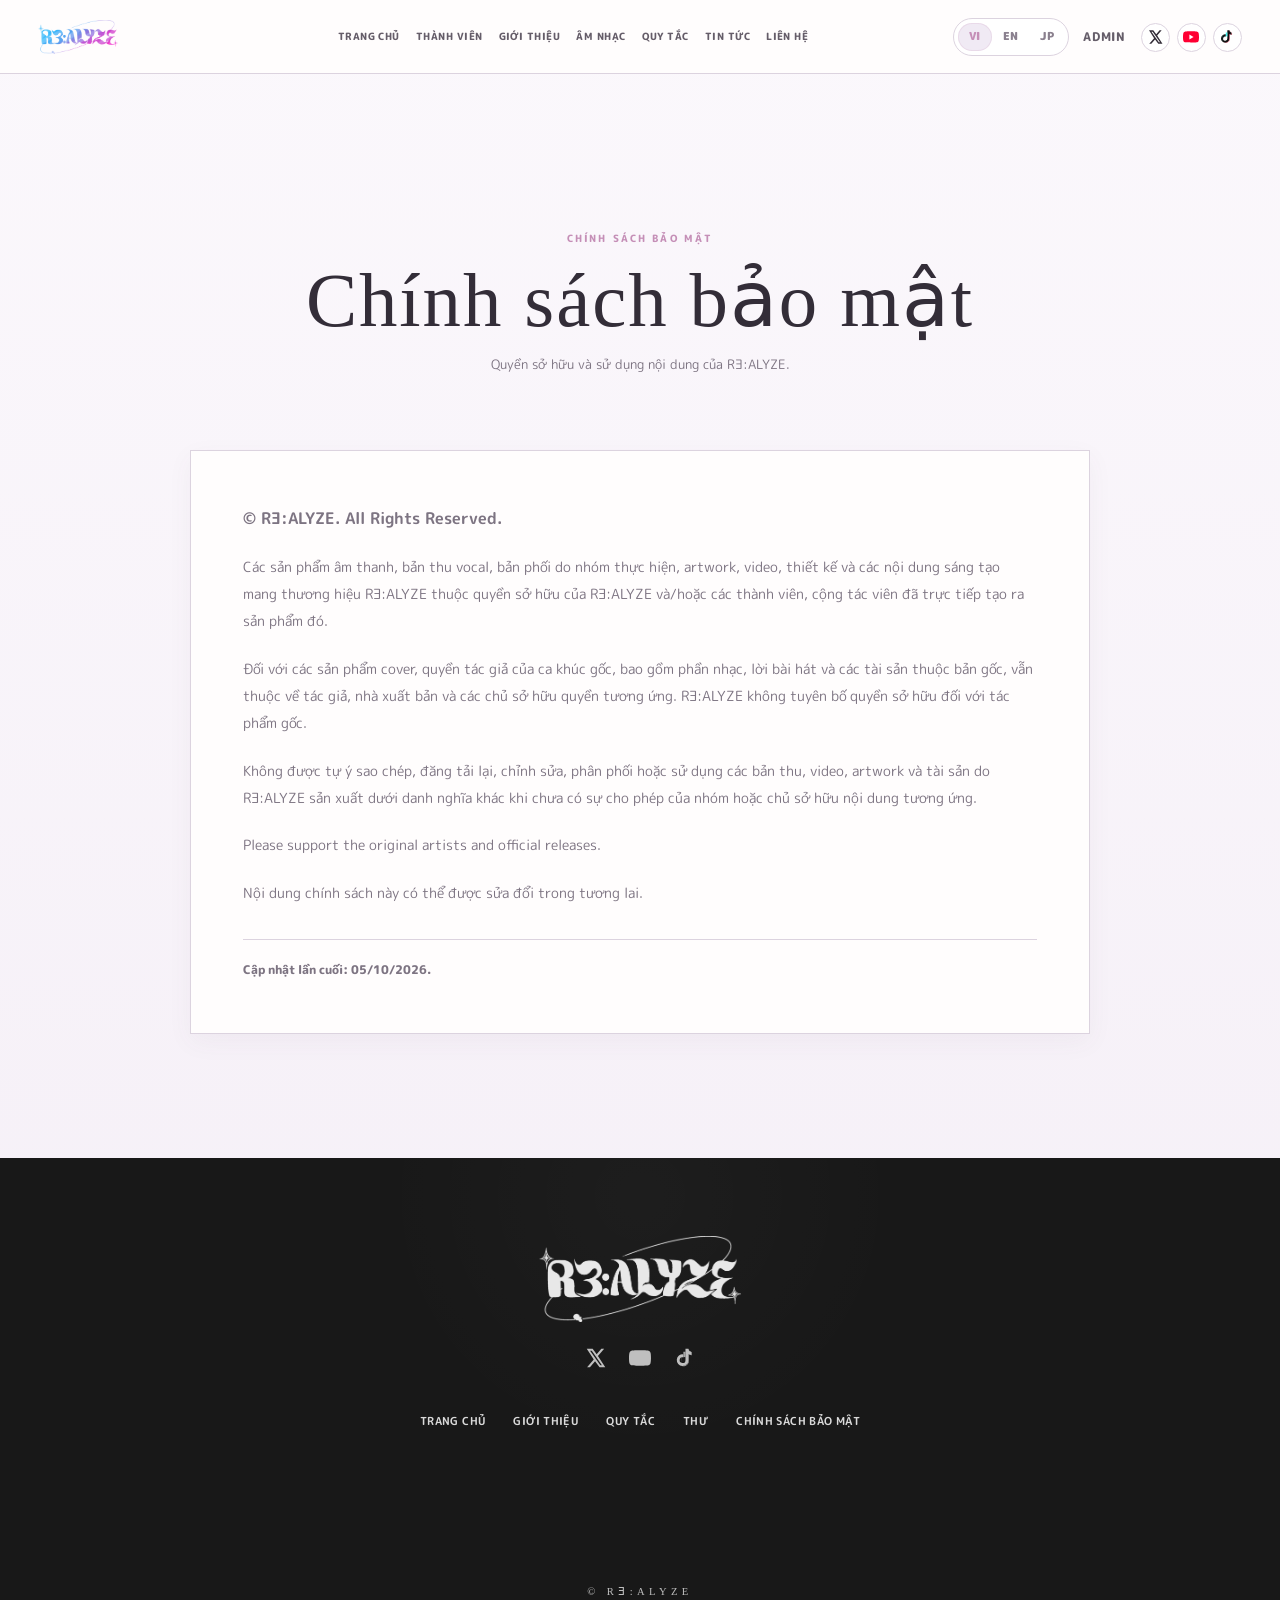
<file: privacy.html>
<!doctype html>
<html lang="vi">
<head>
  <meta charset="utf-8">
  <meta name="viewport" content="width=device-width,initial-scale=1">
  <title>Privacy Policy — RƎ:ALYZE</title>
  <link rel="icon" type="image/png" href="assets/favicon.png">
  <link rel="preconnect" href="https://fonts.googleapis.com">
  <link rel="preconnect" href="https://fonts.gstatic.com" crossorigin>
  <link href="https://fonts.googleapis.com/css2?family=M+PLUS+Rounded+1c:wght@400;500;700;800;900&family=Nunito:wght@400;600;700;800;900&display=swap" rel="stylesheet">
  <link rel="stylesheet" href="styles.css">
</head>
<body>

<header class="topbar">
  <a class="logo" href="index.html" aria-label="RƎ:ALYZE">
    <img src="assets/realyze-logo.png" alt="RƎ:ALYZE">
  </a>

  <button class="menu-btn" id="menuBtn" type="button" aria-label="Open menu">
    <span></span>
    <span></span>
  </button>

  <nav class="main-nav" id="mainNav">
    <a href="index.html" data-i18n="nav.top">TOP</a>
    <a href="index.html#members" data-i18n="nav.member">MEMBER</a>
    <a href="about.html" data-i18n="nav.about">ABOUT</a>
    <a href="music.html" data-i18n="nav.music">MUSIC</a>
    <a href="rule.html" data-i18n="nav.rule">RULE</a>
    <a href="index.html#news" data-i18n="nav.news">NEWS</a>
    <a href="index.html#contact" data-i18n="nav.contact">CONTACT</a>

    <div class="nav-mobile-tools">
      <a class="nav-mobile-admin" href="admin.html">ADMIN</a>

      <div class="nav-mobile-socials" aria-label="Official social links">
        <a href="https://x.com/RLZ__official" target="_blank" rel="noopener noreferrer" aria-label="X">
          <img src="assets/icons/x.svg" alt="">
        </a>
        <a href="https://www.youtube.com/@realize-ent" target="_blank" rel="noopener noreferrer" aria-label="YouTube">
          <img src="assets/icons/youtube.svg" alt="">
        </a>
        <a href="https://www.tiktok.com/@realyzefromrlt" target="_blank" rel="noopener noreferrer" aria-label="TikTok">
          <img src="assets/icons/tiktok.svg" alt="">
        </a>
      </div>
    </div>
  </nav>

  <div class="lang-switcher" aria-label="Language">
    <button type="button" data-lang="vi" class="active">VI</button>
    <button type="button" data-lang="en">EN</button>
    <button type="button" data-lang="ja">JP</button>
  </div>

  <a class="admin-entry" href="admin.html" aria-label="Admin">ADMIN</a>

  <div class="header-socials" aria-label="Official social links">
    <a href="https://x.com/RLZ__official" target="_blank" rel="noopener noreferrer" aria-label="X">
      <img src="assets/icons/x.svg" alt="">
    </a>
    <a href="https://www.youtube.com/@realize-ent" target="_blank" rel="noopener noreferrer" aria-label="YouTube">
      <img src="assets/icons/youtube.svg" alt="">
    </a>
    <a href="https://www.tiktok.com/@realyzefromrlt" target="_blank" rel="noopener noreferrer" aria-label="TikTok">
      <img src="assets/icons/tiktok.svg" alt="">
    </a>
  </div>
</header>

<main>
  <section class="page-hero privacy-hero">
    <small data-i18n="privacy.kicker">PRIVACY POLICY</small>
    <h1 data-i18n="privacy.title">Chính sách bảo mật</h1>
    <p data-i18n="privacy.desc">Quyền sở hữu và sử dụng nội dung của RƎ:ALYZE.</p>
  </section>

  <section class="content-shell privacy-shell">
    <article class="info-panel privacy-panel">
      <div class="privacy-lang privacy-vi" data-privacy-lang="vi">
        <p><strong>© RƎ:ALYZE. All Rights Reserved.</strong></p>

        <p>Các sản phẩm âm thanh, bản thu vocal, bản phối do nhóm thực hiện, artwork, video, thiết kế và các nội dung sáng tạo mang thương hiệu RƎ:ALYZE thuộc quyền sở hữu của RƎ:ALYZE và/hoặc các thành viên, cộng tác viên đã trực tiếp tạo ra sản phẩm đó.</p>

        <p>Đối với các sản phẩm cover, quyền tác giả của ca khúc gốc, bao gồm phần nhạc, lời bài hát và các tài sản thuộc bản gốc, vẫn thuộc về tác giả, nhà xuất bản và các chủ sở hữu quyền tương ứng. RƎ:ALYZE không tuyên bố quyền sở hữu đối với tác phẩm gốc.</p>

        <p>Không được tự ý sao chép, đăng tải lại, chỉnh sửa, phân phối hoặc sử dụng các bản thu, video, artwork và tài sản do RƎ:ALYZE sản xuất dưới danh nghĩa khác khi chưa có sự cho phép của nhóm hoặc chủ sở hữu nội dung tương ứng.</p>

        <p>Please support the original artists and official releases.</p>

        <p>Nội dung chính sách này có thể được sửa đổi trong tương lai.</p>

        <p class="privacy-updated">Cập nhật lần cuối: 05/10/2026.</p>
      </div>

      <div class="privacy-lang privacy-en" data-privacy-lang="en">
        <p><strong>© RƎ:ALYZE. All Rights Reserved.</strong></p>

        <p>Audio productions, vocal recordings, arrangements created by the group, artwork, videos, designs, and other creative content bearing the RƎ:ALYZE brand are owned by RƎ:ALYZE and/or the members and collaborators who directly created those works.</p>

        <p>For cover works, copyright in the original songs—including music, lyrics, and assets originating from the original work—remains with the respective authors, publishers, and rights holders. RƎ:ALYZE does not claim ownership of the original works.</p>

        <p>Recordings, videos, artwork, and other assets produced by RƎ:ALYZE may not be copied, re-uploaded, modified, distributed, or used under another name without permission from the group or the relevant rights holder.</p>

        <p>Please support the original artists and official releases.</p>

        <p>This policy may be revised in the future.</p>

        <p class="privacy-updated">Last updated: October 5, 2026.</p>
      </div>

      <div class="privacy-lang privacy-ja" data-privacy-lang="ja">
        <p><strong>© RƎ:ALYZE. All Rights Reserved.</strong></p>

        <p>RƎ:ALYZEが制作した音源、ボーカル録音、アレンジ、アートワーク、映像、デザイン、およびRƎ:ALYZE名義のその他の創作物に関する権利は、RƎ:ALYZEならびに当該制作に直接参加したメンバー・協力者に帰属します。</p>

        <p>カバー作品における原曲の著作権（楽曲、歌詞、原作に由来する素材を含む）は、それぞれの作詞・作曲者、出版社および権利者に帰属します。RƎ:ALYZEは原作品の所有権を主張しません。</p>

        <p>RƎ:ALYZEが制作した音源、映像、アートワーク、その他の素材を、グループまたは該当する権利者の許可なく複製、再投稿、改変、配布、別名義で使用することを禁止します。</p>

        <p>Please support the original artists and official releases.</p>

        <p>本ポリシーは今後変更される場合があります。</p>

        <p class="privacy-updated">最終更新日：2026年10月5日</p>
      </div>
    </article>
  </section>
</main>

<footer class="site-footer">
  <div class="site-footer-inner">
    <a class="site-footer-logo" href="index.html" aria-label="RƎ:ALYZE">
      <img src="assets/realyze-logo.png" alt="RƎ:ALYZE">
    </a>

    <div class="site-footer-socials" aria-label="Official social links">
      <a href="https://x.com/RLZ__official" target="_blank" rel="noopener noreferrer" aria-label="X">
        <img src="assets/icons/x.svg" alt="">
      </a>
      <a href="https://www.youtube.com/@realize-ent" target="_blank" rel="noopener noreferrer" aria-label="YouTube">
        <img src="assets/icons/youtube.svg" alt="">
      </a>
      <a href="https://www.tiktok.com/@realyzefromrlt" target="_blank" rel="noopener noreferrer" aria-label="TikTok">
        <img src="assets/icons/tiktok.svg" alt="">
      </a>
    </div>

    <nav class="site-footer-nav" aria-label="Footer">
      <a href="index.html" data-i18n="nav.top">TRANG CHỦ</a>
      <a href="about.html" data-i18n="nav.about">GIỚI THIỆU</a>
      <a href="rule.html" data-i18n="nav.rule">QUY TẮC</a>
      <a href="index.html?letter=1#contact" data-i18n="footer.letter">THƯ</a>
      <a href="privacy.html" data-i18n="footer.privacy">CHÍNH SÁCH BẢO MẬT</a>
    </nav>

    <div class="site-footer-copy">
      © RƎ:ALYZE
    </div>
  </div>
</footer>

<script src="script.js"></script>
<script>
(function(){
  function syncPrivacyLanguage(){
    var lang = localStorage.getItem("realyze-language") || "vi";
    document.querySelectorAll("[data-privacy-lang]").forEach(function(el){
      el.hidden = el.getAttribute("data-privacy-lang") !== lang;
    });
  }
  syncPrivacyLanguage();
  document.addEventListener("click", function(e){
    if(e.target.closest("[data-lang]")){
      setTimeout(syncPrivacyLanguage, 0);
    }
  });
})();
</script>
</body>
</html>
</file>
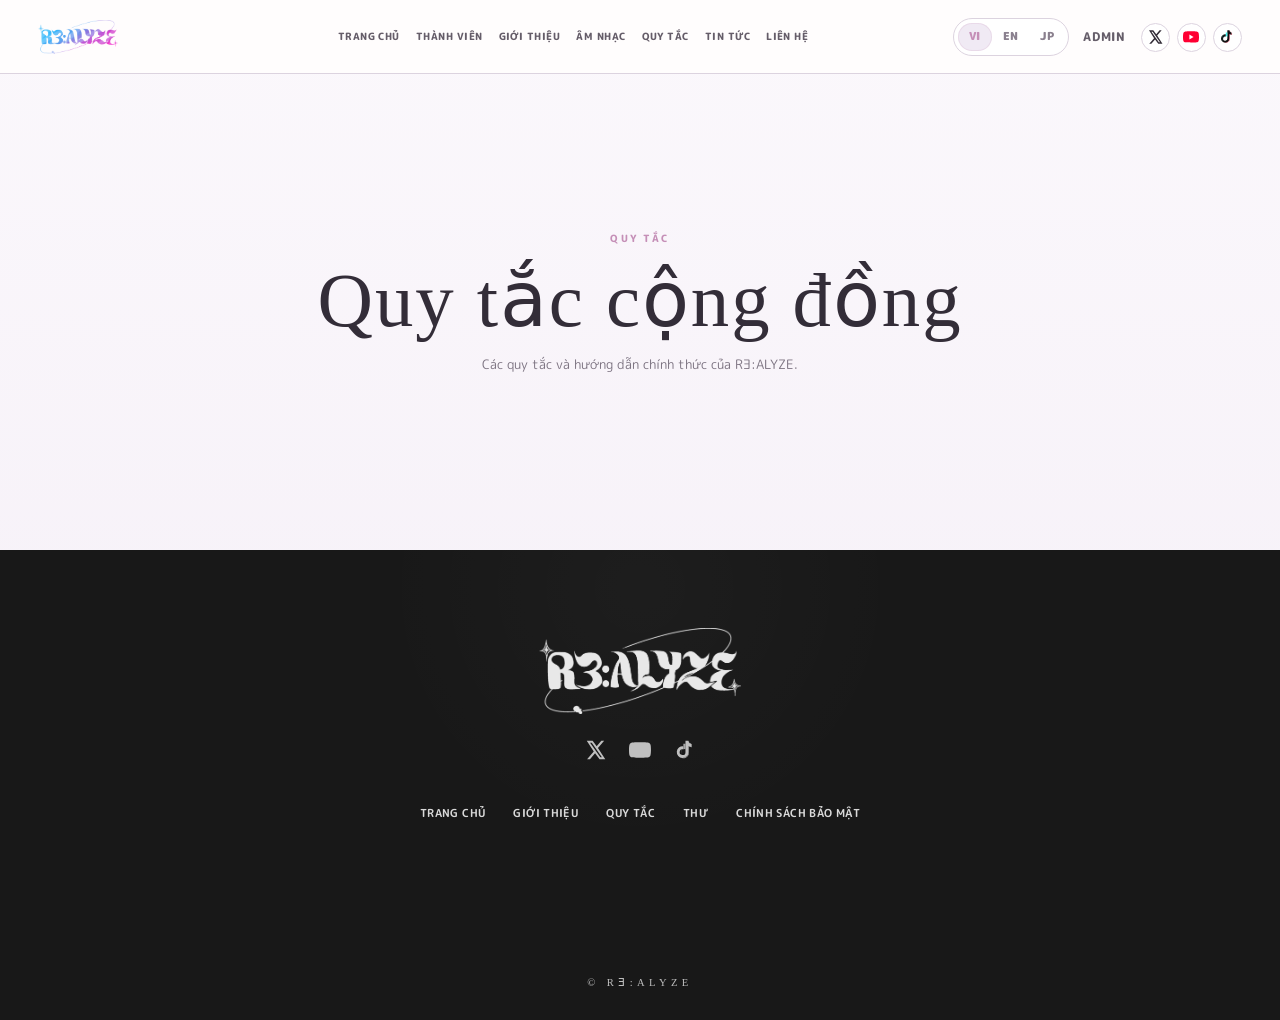
<file: rule.html>
<!doctype html>
<html lang="vi">
<head>
  <meta charset="utf-8"><meta name="viewport" content="width=device-width,initial-scale=1">
  <title>Rule — RƎ:ALYZE</title>
  <link rel="preconnect" href="https://fonts.googleapis.com"><link rel="preconnect" href="https://fonts.gstatic.com" crossorigin>
  <link href="https://fonts.googleapis.com/css2?family=M+PLUS+Rounded+1c:wght@400;500;700;800;900&family=Nunito:wght@400;600;700;800;900&display=swap" rel="stylesheet">
  <link rel="stylesheet" href="styles.css">
  <link rel="icon" type="image/png" sizes="32x32" href="assets/favicon-32.png">
  <link rel="icon" type="image/png" href="assets/favicon.png">

</head>
<body id="top">

<header class="topbar">
  <a class="logo" href="index.html" aria-label="RƎ:ALYZE">
    <img src="assets/realyze-logo.png" alt="RƎ:ALYZE">
  </a>

  <button class="menu-btn" id="menuBtn" type="button" aria-label="Open menu">
    <span></span>
    <span></span>
  </button>

  <nav class="main-nav" id="mainNav">
    <a href="index.html" data-i18n="nav.top">TOP</a>
    <a href="index.html#members" data-i18n="nav.member">MEMBER</a>
    <a href="about.html" data-i18n="nav.about">ABOUT</a>
    <a href="music.html" data-i18n="nav.music">MUSIC</a>
    <a href="rule.html" data-i18n="nav.rule">RULE</a>
    <a href="index.html#news" data-i18n="nav.news">NEWS</a>
    <a href="index.html#contact" data-i18n="nav.contact">CONTACT</a>

    <div class="nav-mobile-tools">
      <a class="nav-mobile-admin" href="admin.html">ADMIN</a>

      <div class="nav-mobile-socials" aria-label="Official social links">
        <a href="https://x.com/RLZ__official" target="_blank" rel="noopener noreferrer" aria-label="X">
          <img src="assets/icons/x.svg" alt="">
        </a>
        <a href="https://www.youtube.com/@realize-ent" target="_blank" rel="noopener noreferrer" aria-label="YouTube">
          <img src="assets/icons/youtube.svg" alt="">
        </a>
        <a href="https://www.tiktok.com/@realyzefromrlt" target="_blank" rel="noopener noreferrer" aria-label="TikTok">
          <img src="assets/icons/tiktok.svg" alt="">
        </a>
      </div>
    </div>
  </nav>

  <div class="lang-switcher" aria-label="Language">
    <button type="button" data-lang="vi" class="active">VI</button>
    <button type="button" data-lang="en">EN</button>
    <button type="button" data-lang="ja">JP</button>
  </div>

  <a class="admin-entry" href="admin.html" aria-label="Admin">ADMIN</a>

  <div class="header-socials" aria-label="Official social links">
    <a href="https://x.com/RLZ__official" target="_blank" rel="noopener noreferrer" aria-label="X">
      <img src="assets/icons/x.svg" alt="">
    </a>
    <a href="https://www.youtube.com/@realize-ent" target="_blank" rel="noopener noreferrer" aria-label="YouTube">
      <img src="assets/icons/youtube.svg" alt="">
    </a>
    <a href="https://www.tiktok.com/@realyzefromrlt" target="_blank" rel="noopener noreferrer" aria-label="TikTok">
      <img src="assets/icons/tiktok.svg" alt="">
    </a>
  </div>
</header>

<main>
  <section class="page-hero">
    <small data-i18n="rule.kicker">RULE</small>
    <h1 data-i18n="rule.title">Community rules</h1>
    <p data-i18n="rule.desc">Quy tắc cộng đồng của RƎ:ALYZE.</p>
  </section>
  <section class="content-shell">
    <div class="rule-list" id="dynamicRules"></div>
  </section>
</main>

<footer class="site-footer">
  <div class="site-footer-inner">
    <a class="site-footer-logo" href="index.html" aria-label="RƎ:ALYZE">
      <img src="assets/realyze-logo.png" alt="RƎ:ALYZE">
    </a>

    <div class="site-footer-socials" aria-label="Official social links">
      <a href="https://x.com/RLZ__official" target="_blank" rel="noopener noreferrer" aria-label="X">
        <img src="assets/icons/x.svg" alt="">
      </a>
      <a href="https://www.youtube.com/@realize-ent" target="_blank" rel="noopener noreferrer" aria-label="YouTube">
        <img src="assets/icons/youtube.svg" alt="">
      </a>
      <a href="https://www.tiktok.com/@realyzefromrlt" target="_blank" rel="noopener noreferrer" aria-label="TikTok">
        <img src="assets/icons/tiktok.svg" alt="">
      </a>
    </div>

    <nav class="site-footer-nav" aria-label="Footer">
      <a href="index.html" data-i18n="nav.top">TRANG CHỦ</a>
      <a href="about.html" data-i18n="nav.about">GIỚI THIỆU</a>
      <a href="rule.html" data-i18n="nav.rule">QUY TẮC</a>
      <a href="index.html?letter=1#contact" data-i18n="footer.letter">THƯ</a>
      <a href="privacy.html" data-i18n="footer.privacy">CHÍNH SÁCH BẢO MẬT</a>
    </nav>

    <div class="site-footer-copy">
      © RƎ:ALYZE
    </div>
  </div>
</footer>
<script src="script.js"></script>

<script src="site-data.js"></script>
</body>
</html>
</file>
<file: styles.css>
:root{
  --bg:#f7f3f8;
  --paper:#fffdfd;
  --paper-2:#f0eaf4;
  --text:#332d38;
  --muted:#7d7482;
  --line:#dcd3df;
  --accent:#c58fb7;
  --accent-2:#9dbfd5;
  --deep:#685a72;
  --shadow:0 16px 40px rgba(82,63,92,.10);
  --round:"M PLUS Rounded 1c","Nunito",system-ui,sans-serif;
  --shell:1280px;
}
*{box-sizing:border-box}
html{scroll-behavior:smooth}
body{
  margin:0;
  background:linear-gradient(180deg,#fbf8fc 0%,#f4eef6 100%);
  color:var(--text);
  font-family:var(--round);
}
a{color:inherit;text-decoration:none}
img{display:block;max-width:100%}
button{font:inherit}

.topbar{
  height:74px;
  position:sticky;
  top:0;
  z-index:100;
  background:rgba(255,253,253,.92);
  backdrop-filter:blur(12px);
  border-bottom:1px solid var(--line);
  display:grid;
  grid-template-columns:220px 1fr 220px;
  align-items:center;
  padding:0 5vw;
}
.logo{
  font-weight:800;
  letter-spacing:.06em;
  font-size:1.2rem;
}
.logo span:first-child{color:var(--accent)}
.main-nav{
  display:flex;
  justify-content:center;
  align-items:center;
  gap:28px;
}
.main-nav a{
  font-size:.78rem;
  font-weight:700;
  letter-spacing:.08em;
  color:#655d69;
  transition:.2s;
}
.main-nav a:hover,
.main-nav a.active{color:var(--accent)}
.header-socials{
  display:flex;
  justify-content:flex-end;
  gap:10px;
}
.header-socials a{
  width:30px;height:30px;
  display:grid;place-items:center;
  border:1px solid var(--line);
  border-radius:999px;
  background:white;
  font-size:.72rem;
}
.menu-btn{display:none}

.hero{
  width:min(calc(100% - 48px),var(--shell));
  margin:34px auto 0;
}
.group-frame{
  border:1px solid var(--line);
  padding:10px;
  background:var(--paper);
  box-shadow:var(--shadow);
}
.group-frame img{
  width:100%;
  aspect-ratio:20/9;
  object-fit:cover;
  object-position:center center;
}
.hero-title{
  text-align:center;
  padding:38px 20px 32px;
}
.hero-title h1{
  margin:0;
  font-size:clamp(3.8rem,8vw,7.4rem);
  line-height:.95;
  letter-spacing:-.05em;
  font-weight:800;
  color:#463d4d;
}
.hero-title p{
  margin:10px 0 0;
  letter-spacing:.28em;
  font-weight:700;
  color:var(--accent);
}

.home-section{
  width:min(calc(100% - 48px),var(--shell));
  margin:auto;
  padding:86px 0;
}
.section-rule{border-top:1px solid var(--line)}
.section-head{
  text-align:center;
  margin-bottom:44px;
}
.section-head small{
  display:block;
  color:var(--accent);
  letter-spacing:.18em;
  font-weight:800;
  font-size:.72rem;
  margin-bottom:8px;
}
.section-head h2{
  margin:0;
  font-size:clamp(2.4rem,5vw,4.2rem);
  line-height:1;
  letter-spacing:-.04em;
}
.section-head p{
  max-width:620px;
  margin:14px auto 0;
  color:var(--muted);
  line-height:1.7;
}

.member-wrap{
  max-width:960px;
  margin:0 auto;
}
.member-grid{
  display:grid;
  grid-template-columns:repeat(3,1fr);
  gap:24px;
}
.member-card{
  background:var(--paper);
  border:1px solid var(--line);
  padding:10px;
  box-shadow:0 8px 22px rgba(93,72,103,.06);
}
.member-card img{
  width:100%;
  aspect-ratio:9/11;
  object-fit:cover;
  object-position:center top;
  background:#eee;
}
.member-info{
  padding:15px 8px 9px;
  display:flex;
  justify-content:space-between;
  align-items:center;
  gap:12px;
}
.member-info h3{
  margin:0;
  font-size:1.2rem;
  font-weight:800;
}
.member-info span{
  width:14px;height:14px;border-radius:50%;
  border:2px solid white;
  box-shadow:0 0 0 1px var(--line);
}

.news-list{
  max-width:900px;
  margin:0 auto;
  border-top:1px solid var(--line);
}
.news-item{
  display:grid;
  grid-template-columns:125px 90px 1fr 24px;
  align-items:center;
  gap:18px;
  min-height:78px;
  border-bottom:1px solid var(--line);
  transition:.2s;
}
.news-item:hover{
  background:rgba(255,255,255,.55);
  padding-inline:10px;
}
.news-item time,.news-item em{
  font-style:normal;
  font-size:.72rem;
  color:var(--muted);
  font-weight:700;
}
.news-item strong{
  font-size:.92rem;
  font-weight:700;
}
.news-item b{font-size:1.1rem;color:var(--accent)}

.contact-box{
  max-width:900px;
  margin:0 auto;
  background:linear-gradient(135deg,#fff,#f1eaf4);
  border:1px solid var(--line);
  padding:44px;
  text-align:center;
  box-shadow:var(--shadow);
}
.contact-box h2{
  margin:0 0 10px;
  font-size:clamp(2.4rem,5vw,4.5rem);
  letter-spacing:-.04em;
}
.contact-box p{color:var(--muted)}
.social-list{
  display:flex;
  justify-content:center;
  flex-wrap:wrap;
  gap:10px;
  margin-top:24px;
}
.social-list a{
  padding:12px 17px;
  border:1px solid var(--line);
  background:white;
  border-radius:999px;
  font-size:.78rem;
  font-weight:800;
}
.social-list a:hover{
  border-color:var(--accent);
  color:var(--accent);
}

.page-hero{
  width:min(calc(100% - 48px),1050px);
  margin:80px auto 0;
  padding:70px 0 54px;
  text-align:center;
}
.page-hero small{
  letter-spacing:.2em;
  color:var(--accent);
  font-weight:800;
}
.page-hero h1{
  margin:12px 0;
  font-size:clamp(3.4rem,8vw,7rem);
  line-height:.95;
  letter-spacing:-.05em;
}
.page-hero p{
  max-width:700px;
  margin:0 auto;
  color:var(--muted);
  line-height:1.8;
}

.content-shell{
  width:min(calc(100% - 48px),1050px);
  margin:0 auto;
  padding:20px 0 100px;
}
.info-panel{
  background:var(--paper);
  border:1px solid var(--line);
  padding:42px;
  margin-bottom:24px;
  box-shadow:0 8px 24px rgba(93,72,103,.05);
}
.info-panel h2{
  margin:0 0 16px;
  font-size:1.8rem;
}
.info-panel p{
  margin:0;
  color:var(--muted);
  line-height:1.9;
}

.music-grid{
  display:grid;
  grid-template-columns:repeat(2,1fr);
  gap:22px;
}
.release-card{
  background:var(--paper);
  border:1px solid var(--line);
  padding:10px;
}
.release-art{
  aspect-ratio:16/10;
  display:flex;
  flex-direction:column;
  justify-content:flex-end;
  padding:25px;
  color:white;
}
.r1{background:linear-gradient(135deg,#9f87cf,#e29bb8)}
.r2{background:linear-gradient(135deg,#7f86a6,#b783a7)}
.r3{background:linear-gradient(135deg,#7ea2b7,#c6a4af)}
.release-art small{font-weight:800;letter-spacing:.12em}
.release-art strong{
  margin-top:8px;
  font-size:2rem;
  line-height:1;
}
.release-meta{padding:14px 8px 6px}
.release-meta p{margin:0;color:var(--muted);font-size:.85rem}

.rule-list{
  display:grid;
  gap:18px;
}
.rule-item{
  display:grid;
  grid-template-columns:70px 1fr;
  gap:22px;
  background:var(--paper);
  border:1px solid var(--line);
  padding:28px;
}
.rule-no{
  width:54px;height:54px;
  border-radius:18px;
  display:grid;place-items:center;
  background:var(--paper-2);
  color:var(--accent);
  font-weight:900;
}
.rule-item h3{margin:2px 0 8px}
.rule-item p{margin:0;color:var(--muted);line-height:1.8}

footer{
  min-height:100px;
  border-top:1px solid var(--line);
  width:min(calc(100% - 48px),var(--shell));
  margin:auto;
  display:grid;
  grid-template-columns:1fr 1fr 1fr;
  align-items:center;
  color:var(--muted);
  font-size:.72rem;
}
.footer-logo{font-weight:900;color:var(--text)}
footer>div:nth-child(2){text-align:center}
footer>a{text-align:right}

@media(max-width:900px){
  .topbar{
    grid-template-columns:1fr auto;
    padding-inline:20px;
    height:66px;
  }
  .header-socials{display:none}
  .menu-btn{
    display:block;
    border:0;background:transparent;
    width:40px;height:40px;
  }
  .menu-btn span{
    width:24px;height:2px;background:#5f5763;
    display:block;margin:6px auto;border-radius:99px;
  }
  .main-nav{
    display:none;
    position:absolute;
    top:66px;left:0;right:0;
    flex-direction:column;
    gap:0;
    background:#fffdfd;
    border-bottom:1px solid var(--line);
    padding:14px 20px;
  }
  .main-nav.open{display:flex}
  .main-nav a{padding:11px 0}
  .member-grid{grid-template-columns:repeat(2,1fr)}
  .music-grid{grid-template-columns:1fr}
}

@media(max-width:620px){
  .hero,.home-section,.content-shell,.page-hero,footer{
    width:calc(100% - 28px);
  }
  .group-frame{padding:6px}
  .group-frame img{aspect-ratio:4/3}
  .hero-title{padding:28px 8px}
  .hero-title h1{font-size:17vw}
  .member-wrap{max-width:390px}
  .member-grid{grid-template-columns:1fr}
  .member-card{padding:8px}
  .news-item{
    grid-template-columns:100px 1fr;
    gap:7px 14px;
    padding:14px 0;
  }
  .news-item strong{grid-column:1/-1}
  .news-item b{display:none}
  .contact-box{padding:30px 18px}
  .info-panel{padding:26px}
  .rule-item{grid-template-columns:1fr}
  footer{
    grid-template-columns:1fr;
    gap:12px;
    padding:26px 0;
  }
  footer>div:nth-child(2),footer>a{text-align:left}
}


/* ===== MEMBER INTERACTION / PROFILE POPUP ===== */

.member-card{
  cursor:pointer;
  transform:translateZ(0);
  transition:
    transform .22s cubic-bezier(.2,.75,.3,1),
    box-shadow .22s ease,
    border-color .22s ease;
  will-change:transform;
}

.member-photo-wrap{
  overflow:hidden;
  background:#eee;
}

.member-photo-wrap img{
  transition:transform .28s cubic-bezier(.2,.75,.3,1);
}

.member-card:hover,
.member-card:focus-visible{
  transform:translateY(-5px) scale(1.035) rotate(-.35deg);
  border-color:#c8b8cc;
  box-shadow:0 18px 38px rgba(93,72,103,.14);
  animation:memberWiggle .34s ease-in-out 1;
  outline:none;
  z-index:4;
}

.member-card:hover .member-photo-wrap img,
.member-card:focus-visible .member-photo-wrap img{
  transform:scale(1.045);
}

@keyframes memberWiggle{
  0%   { transform:translateY(0) scale(1) rotate(0deg); }
  25%  { transform:translateY(-4px) scale(1.025) rotate(.7deg); }
  50%  { transform:translateY(-5px) scale(1.04) rotate(-.7deg); }
  75%  { transform:translateY(-5px) scale(1.032) rotate(.35deg); }
  100% { transform:translateY(-5px) scale(1.035) rotate(-.35deg); }
}

.profile-modal{
  width:min(720px,calc(100% - 30px));
  max-height:min(86vh,760px);
  padding:0;
  border:1px solid var(--line);
  border-radius:28px;
  background:rgba(255,253,253,.98);
  color:var(--text);
  box-shadow:0 28px 80px rgba(61,45,68,.22);
  overflow:auto;
}

.profile-modal[open]{
  animation:profilePop .22s cubic-bezier(.2,.8,.2,1);
}

.profile-modal::backdrop{
  background:rgba(72,60,78,.24);
  backdrop-filter:blur(7px);
}

@keyframes profilePop{
  from{opacity:0;transform:translateY(12px) scale(.965)}
  to{opacity:1;transform:translateY(0) scale(1)}
}

.profile-close{
  position:absolute;
  top:16px;
  right:16px;
  z-index:5;
  width:38px;
  height:38px;
  border:1px solid var(--line);
  border-radius:999px;
  background:rgba(255,255,255,.9);
  color:#625868;
  font-size:1.35rem;
  line-height:1;
  cursor:pointer;
  transition:.18s;
}

.profile-close:hover{
  transform:rotate(8deg) scale(1.06);
  border-color:#c5b4ca;
}

.profile-top{
  display:grid;
  grid-template-columns:190px 1fr;
  gap:28px;
  padding:34px 34px 24px;
  align-items:center;
}

.profile-avatar{
  aspect-ratio:1/1;
  border-radius:24px;
  overflow:hidden;
  background:var(--paper-2);
  border:1px solid var(--line);
}

.profile-avatar img{
  width:100%;
  height:100%;
  object-fit:cover;
  object-position:center top;
}

.profile-label{
  display:block;
  font-size:.66rem;
  font-weight:900;
  letter-spacing:.17em;
  color:var(--accent);
  margin-bottom:5px;
}

.profile-heading h2{
  margin:0;
  font-size:clamp(2.3rem,5vw,3.6rem);
  line-height:1;
  letter-spacing:-.04em;
}

.profile-reading{
  display:flex;
  flex-wrap:wrap;
  align-items:center;
  gap:8px;
  margin-top:10px;
  color:var(--muted);
  font-size:.92rem;
  font-weight:700;
}

.profile-reading .dot{
  color:#c8bdcb;
}

.profile-socials{
  display:flex;
  gap:8px;
  margin-top:20px;
}

.profile-socials a{
  min-width:42px;
  height:36px;
  padding:0 11px;
  display:grid;
  place-items:center;
  border:1px solid var(--line);
  border-radius:999px;
  background:white;
  font-size:.72rem;
  font-weight:900;
  transition:.18s;
}

.profile-socials a:hover{
  transform:translateY(-2px);
  border-color:var(--accent);
  color:var(--accent);
}

.profile-quote{
  margin:0 34px;
  padding:20px 24px;
  border:1px solid var(--line);
  border-radius:20px;
  background:linear-gradient(135deg,#fff,#f5eff7);
  color:#564d5a;
  font-size:1rem;
  font-weight:700;
  line-height:1.7;
}

.profile-facts{
  display:grid;
  grid-template-columns:repeat(3,1fr);
  gap:10px;
  padding:22px 34px 34px;
}

.profile-facts>div{
  min-height:86px;
  border:1px solid var(--line);
  border-radius:18px;
  background:#fff;
  padding:15px;
}

.profile-facts span{
  display:block;
  font-size:.62rem;
  font-weight:900;
  letter-spacing:.12em;
  color:#a096a4;
  margin-bottom:8px;
}

.profile-facts strong{
  display:block;
  font-size:.9rem;
  line-height:1.45;
}

.profile-color-value{
  display:flex !important;
  align-items:center;
  gap:8px;
}

.profile-color-value i{
  width:14px;
  height:14px;
  border-radius:50%;
  border:2px solid white;
  box-shadow:0 0 0 1px var(--line);
  flex:0 0 auto;
}

.profile-color-value b{
  font:inherit;
}

@media(max-width:620px){
  .member-card:hover,
  .member-card:focus-visible{
    transform:translateY(-3px) scale(1.018);
  }

  .profile-top{
    grid-template-columns:105px 1fr;
    gap:18px;
    padding:28px 22px 20px;
  }

  .profile-heading h2{
    font-size:2.2rem;
  }

  .profile-reading{
    font-size:.8rem;
  }

  .profile-quote{
    margin:0 22px;
    padding:17px 18px;
  }

  .profile-facts{
    grid-template-columns:1fr;
    padding:18px 22px 26px;
  }

  .profile-facts>div{
    min-height:auto;
  }
}


/* ===== SOCIAL ICON IMAGES ===== */
.header-socials a{
  overflow:hidden;
}
.header-socials img{
  width:16px;
  height:16px;
  object-fit:contain;
}

.profile-socials a{
  width:44px;
  min-width:44px;
  padding:0;
}
.profile-socials img{
  width:20px;
  height:20px;
  object-fit:contain;
  transition:transform .18s ease;
}
.profile-socials a:hover img{
  transform:scale(1.08);
}

.social-list a{
  display:inline-flex;
  align-items:center;
  gap:8px;
}
.social-list img{
  width:18px;
  height:18px;
  object-fit:contain;
}


/* ===== LANGUAGE SWITCHER ===== */
.topbar{
  grid-template-columns:200px 1fr auto 150px;
  gap:18px;
}

.lang-switcher{
  display:flex;
  align-items:center;
  padding:4px;
  border:1px solid var(--line);
  border-radius:999px;
  background:#fff;
  gap:2px;
}

.lang-switcher button{
  border:0;
  background:transparent;
  color:#8a808e;
  min-width:34px;
  height:28px;
  border-radius:999px;
  cursor:pointer;
  font-size:.66rem;
  font-weight:900;
  transition:.18s ease;
}

.lang-switcher button:hover{
  color:var(--text);
}

.lang-switcher button.active{
  background:var(--paper-2);
  color:var(--accent);
  box-shadow:inset 0 0 0 1px rgba(197,143,183,.18);
}

html[lang="ja"] body{
  font-family:"M PLUS Rounded 1c","Nunito",system-ui,sans-serif;
}

@media(max-width:900px){
  .topbar{
    grid-template-columns:1fr auto auto;
    gap:8px;
  }

  .lang-switcher{
    grid-column:2;
  }

  .menu-btn{
    grid-column:3;
  }
}

@media(max-width:480px){
  .lang-switcher button{
    min-width:30px;
    height:26px;
    font-size:.62rem;
  }
}


/* ===== CUSTOM IMAGE LOGO ===== */
.logo{
  display:flex;
  align-items:center;
}
.logo img{
  display:block;
  height:34px;
  width:auto;
}

.footer-logo{
  display:flex;
  align-items:center;
}
.footer-logo img{
  display:block;
  height:30px;
  width:auto;
}

@media(max-width:620px){
  .logo img{ height:30px; }
  .footer-logo img{ height:26px; }
}


/* ===== CMS PUBLIC CONTENT ===== */
.cms-loading,.cms-empty{
  padding:30px;
  text-align:center;
  color:var(--muted);
  border:1px dashed var(--line);
  border-radius:18px;
}

#dynamicNewsList .news-item{
  display:grid;
}

.cms-music-grid{
  display:grid;
  grid-template-columns:repeat(2,minmax(0,1fr));
  gap:24px;
}

.cms-music-card{
  background:var(--paper);
  border:1px solid var(--line);
  padding:10px;
  box-shadow:0 8px 24px rgba(93,72,103,.05);
}

.cms-music-image{
  overflow:hidden;
  background:#eee7f0;
  aspect-ratio:16/10;
}

.cms-music-image img{
  width:100%;
  height:100%;
  object-fit:cover;
  transition:transform .25s ease;
}

.cms-music-card:hover .cms-music-image img{transform:scale(1.025)}

.cms-music-body{padding:18px 12px 14px}
.cms-music-date{color:var(--muted);font-size:.7rem;font-weight:800}
.cms-music-body h2{margin:5px 0 16px;font-size:1.7rem}
.cms-music-body dl{margin:0;border-top:1px solid var(--line)}
.cms-music-body dl>div{
  display:grid;grid-template-columns:110px 1fr;gap:15px;
  border-bottom:1px solid var(--line);padding:10px 0
}
.cms-music-body dt{font-size:.7rem;color:var(--muted);font-weight:900}
.cms-music-body dd{margin:0;font-weight:700;font-size:.88rem}
.cms-music-body p{
  color:var(--muted);
  line-height:1.7;
  white-space:pre-line;
  overflow-wrap:anywhere;
  word-break:break-word;
}
.cms-open-link{
  display:inline-flex;margin-top:8px;border-bottom:1px solid #9a8f9e;
  padding-bottom:4px;font-size:.72rem;font-weight:900;letter-spacing:.08em
}

.cms-rule-card{
  display:grid;
  grid-template-columns:70px 1fr;
  gap:22px;
  background:var(--paper);
  border:1px solid var(--line);
  padding:30px;
  margin-bottom:18px;
}
.cms-rule-no{
  width:54px;height:54px;border-radius:18px;background:var(--paper-2);
  display:grid;place-items:center;color:var(--accent);font-weight:900
}
.cms-rich-text{line-height:1.85;color:#665d6a}
.cms-rich-text h1{font-size:2.6rem;line-height:1.15;color:var(--text);margin:0 0 18px}
.cms-rich-text h2{font-size:1.9rem;line-height:1.25;color:var(--text);margin:0 0 14px}
.cms-rich-text h3{font-size:1.35rem;color:var(--text);margin:0 0 12px}
.cms-rich-text p{margin:0 0 14px}
.cms-rich-text blockquote{margin:20px 0;padding:15px 20px;border-left:4px solid var(--accent);background:#faf6fb}
.cms-rich-text ul,.cms-rich-text ol{padding-left:22px}
.cms-rich-text a{color:#9b5f8a;text-decoration:underline}

.compact-page-hero{padding-bottom:30px}
.news-detail-card{
  max-width:900px;margin:0 auto;background:var(--paper);
  border:1px solid var(--line);padding:12px 12px 45px;box-shadow:var(--shadow)
}
.news-detail-image{
  width:100%;aspect-ratio:16/8;object-fit:cover;background:#eee7f0
}
.news-detail-meta{
  padding:26px 28px 0;color:var(--muted);font-size:.72rem;font-weight:900
}
.news-detail-card>h1{
  margin:6px 28px 28px;font-size:clamp(2.2rem,5vw,4rem);line-height:1.08;letter-spacing:-.04em
}
.news-detail-card>.cms-rich-text{padding:0 28px}

@media(max-width:760px){
  .cms-music-grid{grid-template-columns:1fr}
  .cms-rule-card{grid-template-columns:1fr;padding:22px}
  .news-detail-card>h1{margin-inline:16px}
  .news-detail-card>.cms-rich-text,.news-detail-meta{padding-left:16px;padding-right:16px}
}


/* ===== HEADER: one row ===== */
.topbar{
  height:74px;
  grid-template-columns:
    minmax(130px,170px)
    minmax(0,1fr)
    auto
    auto
    auto;
  grid-template-rows:74px;
  gap:clamp(10px,1.2vw,18px);
  padding-inline:clamp(18px,3vw,48px);
  overflow:visible;
}

.logo{
  min-width:0;
  justify-self:start;
}

.logo img{
  width:auto;
  height:34px;
  max-width:150px;
  object-fit:contain;
}

.main-nav{
  min-width:0;
  gap:clamp(13px,1.45vw,27px);
  white-space:nowrap;
}

.admin-entry{
  white-space:nowrap;
  font-size:.74rem;
  font-weight:800;
  letter-spacing:.06em;
  color:#655d69;
}

.admin-entry:hover{
  color:var(--accent);
}

.header-socials{
  grid-column:auto;
  grid-row:auto;
  align-self:center;
  justify-self:end;
  white-space:nowrap;
}

@media(max-width:1180px){
  .topbar{
    grid-template-columns:
      minmax(120px,150px)
      minmax(0,1fr)
      auto
      auto;
  }

  .header-socials{
    display:none;
  }

  .main-nav{
    gap:14px;
  }

  .main-nav a{
    font-size:.7rem;
  }
}

@media(max-width:1000px){
  .admin-entry{
    display:none;
  }
}

@media(max-width:900px){
  .topbar{
    height:66px;
    grid-template-columns:1fr auto auto;
    grid-template-rows:66px;
    padding-inline:20px;
    gap:8px;
  }

  .logo img{
    height:30px;
    max-width:130px;
  }

  .main-nav{
    white-space:normal;
  }
}

/* ===== NEWS / rich text line breaks ===== */
.cms-rich-text > div,
.cms-rich-text div{
  margin:0 0 14px;
}

/* ===== MUSIC compact + collapse ===== */
.cms-music-grid{
  grid-template-columns:repeat(3,minmax(0,1fr));
  gap:16px;
  align-items:start;
}

.cms-music-card{
  padding:8px;
  min-width:0;
}

.cms-music-image{
  aspect-ratio:16/9;
}

.cms-music-body{
  padding:12px 8px 9px;
}

.cms-music-date{
  font-size:.66rem;
}

.cms-music-body h2{
  margin:4px 0 11px;
  font-size:1.35rem;
  line-height:1.16;
}

.cms-music-body dl>div{
  grid-template-columns:82px 1fr;
  gap:9px;
  padding:7px 0;
}

.cms-music-body dt{
  font-size:.64rem;
}

.cms-music-body dd{
  font-size:.78rem;
  overflow-wrap:anywhere;
}

.cms-music-description{
  margin:10px 0 0;
  font-size:.8rem;
  line-height:1.58;
  white-space:pre-line;
  overflow-wrap:anywhere;
  word-break:break-word;
}

.cms-music-description.is-collapsible{
  display:-webkit-box;
  -webkit-box-orient:vertical;
  -webkit-line-clamp:5;
  overflow:hidden;
}

.cms-music-card.is-expanded
.cms-music-description.is-collapsible{
  display:block;
  overflow:visible;
}

.cms-music-actions{
  min-height:30px;
  margin-top:10px;
  display:flex;
  align-items:center;
  justify-content:space-between;
  gap:10px;
  flex-wrap:wrap;
}

.cms-music-toggle{
  border:0;
  background:transparent;
  padding:3px 0;
  color:#9b6b90;
  font:inherit;
  font-size:.7rem;
  font-weight:900;
  cursor:pointer;
  border-bottom:1px dashed #c6a9bf;
}

.cms-music-toggle:hover{
  color:var(--accent);
}

.cms-open-link{
  margin-top:0;
  font-size:.68rem;
}

@media(max-width:980px){
  .cms-music-grid{
    grid-template-columns:repeat(2,minmax(0,1fr));
  }
}

@media(max-width:620px){
  .cms-music-grid{
    grid-template-columns:1fr;
  }
}


/* =========================================================
   HOME YOUTUBE FEATURE
   ========================================================= */
.youtube-feature{
  position:relative;
  isolation:isolate;
  overflow:hidden;
  min-height:610px;
  padding:72px 0 54px;
  background:
    linear-gradient(
      rgba(21,18,23,.78),
      rgba(21,18,23,.80)
    ),
    url("assets/group-main.jpg")
      center 28% / cover no-repeat;
  color:#fff;
}

.youtube-feature[hidden]{
  display:none;
}

.youtube-feature::before{
  content:"";
  position:absolute;
  inset:0;
  z-index:-2;
  backdrop-filter:blur(1px);
}

.youtube-feature-overlay{
  position:absolute;
  inset:0;
  z-index:-1;
  background:
    radial-gradient(
      circle at 50% 40%,
      rgba(255,255,255,.04),
      transparent 40%
    ),
    linear-gradient(
      180deg,
      rgba(50,42,52,.05),
      rgba(18,16,20,.18)
    );
}

.youtube-feature-inner{
  width:min(1180px,calc(100% - 64px));
  margin:0 auto;
}

.youtube-feature-head{
  text-align:center;
  margin-bottom:55px;
}

.youtube-feature-head h2{
  margin:0;
  font-family:Georgia,"Times New Roman",serif;
  font-size:clamp(2.5rem,4vw,4rem);
  font-weight:400;
  letter-spacing:.12em;
}

.youtube-feature-head>span{
  display:block;
  margin-top:3px;
  font-family:serif;
  font-size:1.2rem;
  letter-spacing:.24em;
  opacity:.84;
}

.youtube-shooting-star{
  width:min(320px,72vw);
  height:26px;
  margin:14px auto 0;
  display:grid;
  grid-template-columns:1fr auto 1fr;
  align-items:center;
  gap:10px;
}

.youtube-shooting-star i{
  display:block;
  height:1px;
  background:
    linear-gradient(
      90deg,
      transparent,
      rgba(255,255,255,.72)
    );
}

.youtube-shooting-star i:last-child{
  transform:scaleX(-1);
}

.youtube-shooting-star b{
  position:relative;
  display:grid;
  place-items:center;
  width:28px;
  height:20px;
  font-size:1.1rem;
  font-weight:400;
  text-shadow:
    0 0 10px rgba(255,255,255,.65);
  transform:rotate(-12deg);
}

.youtube-shooting-star b::before{
  content:"";
  position:absolute;
  right:17px;
  top:9px;
  width:42px;
  height:1px;
  background:
    linear-gradient(
      90deg,
      transparent,
      rgba(255,255,255,.78)
    );
  transform:
    rotate(-12deg);
  transform-origin:right center;
}

.youtube-carousel{
  overflow:hidden;
  touch-action:pan-y;
  cursor:grab;
  user-select:none;
}

.youtube-carousel.is-dragging{
  cursor:grabbing;
}

.youtube-track{
  display:flex;
  width:100%;
  transition:
    transform .58s
    cubic-bezier(.22,.78,.24,1);
  will-change:transform;
}

.youtube-slide{
  flex:0 0 100%;
  min-width:100%;
  display:grid;
  grid-template-columns:
    repeat(2,minmax(0,1fr));
  gap:18px;
  padding:0 6px;
}

.youtube-video-card{
  min-width:0;
  color:#fff;
  text-decoration:none;
  transition:
    transform .22s ease,
    filter .22s ease;
}

.youtube-video-card:hover{
  transform:translateY(-5px);
}

.youtube-video-image{
  position:relative;
  aspect-ratio:16/9;
  overflow:hidden;
  background:#211d23;
  box-shadow:
    0 16px 45px rgba(0,0,0,.22);
}

.youtube-video-image img{
  width:100%;
  height:100%;
  object-fit:cover;
  display:block;
  transition:
    transform .45s ease,
    filter .35s ease;
}

.youtube-video-card:hover
.youtube-video-image img{
  transform:scale(1.018);
  filter:brightness(1.04);
}

.youtube-play{
  position:absolute;
  left:18px;
  bottom:16px;
  display:grid;
  place-items:center;
  width:42px;
  height:42px;
  border:1px solid
    rgba(255,255,255,.72);
  border-radius:50%;
  background:
    rgba(15,13,16,.34);
  color:#fff;
  font-size:.74rem;
  padding-left:2px;
  opacity:0;
  transform:
    translateY(6px);
  transition:
    opacity .2s ease,
    transform .2s ease;
}

.youtube-video-card:hover
.youtube-play{
  opacity:1;
  transform:translateY(0);
}

.youtube-video-title{
  margin-top:13px;
  padding:0 8px;
  text-align:center;
  font-family:Georgia,"Times New Roman",serif;
  font-size:
    clamp(.95rem,1.25vw,1.08rem);
  line-height:1.45;
  text-shadow:
    0 2px 7px rgba(0,0,0,.38);
}

.youtube-pagination{
  min-height:38px;
  margin-top:36px;
  display:flex;
  align-items:center;
  justify-content:center;
  gap:20px;
}

.youtube-page-dot{
  position:relative;
  width:28px;
  height:28px;
  padding:0;
  border:0;
  background:transparent;
  cursor:pointer;
}

.meteor-mark{
  position:absolute;
  left:50%;
  top:50%;
  display:block;
  color:rgba(255,255,255,.45);
  font-size:.72rem;
  transform:
    translate(-50%,-50%)
    scale(.72);
  transition:
    color .22s ease,
    transform .22s ease,
    text-shadow .22s ease;
}

.youtube-page-dot.active
.meteor-mark{
  color:#fff;
  transform:
    translate(-50%,-50%)
    rotate(-12deg)
    scale(1.25);
  text-shadow:
    0 0 10px
    rgba(255,255,255,.72);
}

.youtube-page-dot.active
.meteor-mark::before{
  content:"";
  position:absolute;
  width:24px;
  height:1px;
  right:8px;
  top:50%;
  background:
    linear-gradient(
      90deg,
      transparent,
      rgba(255,255,255,.82)
    );
  transform:
    rotate(-12deg);
  transform-origin:right center;
}

.youtube-page-dot:not(.active)::after{
  content:"";
  position:absolute;
  left:50%;
  top:50%;
  width:5px;
  height:5px;
  border-radius:50%;
  background:
    rgba(255,255,255,.44);
  transform:
    translate(-50%,-50%);
}

.youtube-page-dot:not(.active)
.meteor-mark{
  opacity:0;
}

@media(max-width:760px){
  .youtube-feature{
    min-height:auto;
    padding:56px 0 42px;
  }

  .youtube-feature-inner{
    width:min(
      100% - 28px,
      620px
    );
  }

  .youtube-feature-head{
    margin-bottom:32px;
  }

  .youtube-slide{
    grid-template-columns:1fr;
    gap:14px;
  }

  .youtube-slide
  .youtube-video-card:nth-child(2){
    display:none;
  }

  .youtube-video-title{
    font-size:.95rem;
  }

  .youtube-pagination{
    margin-top:22px;
  }
}


/* ===== YOUTUBE CLICK + DRAG FIX ===== */
.youtube-carousel{
  cursor:grab;
  -webkit-user-select:none;
  user-select:none;
}

.youtube-carousel.is-pointer-down{
  cursor:grabbing;
}

.youtube-carousel.is-dragging{
  cursor:grabbing;
}

.youtube-video-card,
.youtube-video-card *{
  -webkit-user-drag:none;
}

.youtube-video-image img{
  pointer-events:none;
  -webkit-user-drag:none;
  user-select:none;
}

.youtube-video-title{
  pointer-events:none;
}

.youtube-play{
  pointer-events:none;
}


/* =========================================================
   LETTER / FEEDBACK BOX
   ========================================================= */
.contact-kicker{
  color:var(--accent);
  font-weight:900;
  letter-spacing:.18em;
}

.contact-box{
  max-width:1040px;
}

.contact-content{
  margin-top:30px;
  display:grid;
  grid-template-columns:minmax(0,.8fr) minmax(330px,1.2fr);
  gap:24px;
  align-items:start;
  text-align:left;
}

.contact-social-panel{
  min-width:0;
}

.contact-social-panel .social-list{
  margin-top:0;
  justify-content:flex-start;
  align-content:flex-start;
}

.letter-card{
  position:relative;
  min-width:0;
  padding:24px;
  border:1px solid var(--line);
  border-radius:22px;
  background:rgba(255,255,255,.84);
  box-shadow:
    0 10px 28px
    rgba(92,68,99,.06);
}

.letter-head{
  margin-bottom:20px;
}

.letter-head small{
  color:var(--accent);
  font-size:.66rem;
  font-weight:900;
  letter-spacing:.16em;
}

.letter-head h3{
  margin:5px 0 5px;
  font-size:1.35rem;
}

.letter-head p{
  margin:0;
  font-size:.8rem;
  line-height:1.65;
  color:var(--muted);
}

.letter-field{
  display:block;
  margin-top:14px;
}

.letter-field>span{
  display:block;
  margin-bottom:7px;
  font-size:.72rem;
  font-weight:900;
  color:#6e6473;
}

.letter-field input,
.letter-field textarea{
  width:100%;
  border:1px solid var(--line);
  border-radius:14px;
  background:#fff;
  color:var(--text);
  padding:12px 13px;
  outline:none;
  font:inherit;
  font-size:.86rem;
  transition:
    border-color .18s ease,
    box-shadow .18s ease;
}

.letter-field textarea{
  min-height:125px;
  resize:vertical;
  line-height:1.6;
}

.letter-field input:focus,
.letter-field textarea:focus{
  border-color:#c797ba;
  box-shadow:
    0 0 0 3px
    rgba(197,143,183,.11);
}

.letter-captcha-wrap{
  min-height:67px;
  margin-top:16px;
  display:flex;
  align-items:center;
  overflow:hidden;
}

.letter-submit{
  width:100%;
  min-height:46px;
  margin-top:14px;
  border:0;
  border-radius:999px;
  background:
    linear-gradient(
      135deg,
      #c690b8,
      #b77daa
    );
  color:#fff;
  display:flex;
  align-items:center;
  justify-content:center;
  gap:9px;
  font-weight:900;
  cursor:pointer;
  transition:
    transform .18s ease,
    opacity .18s ease;
}

.letter-submit:hover{
  transform:translateY(-2px);
}

.letter-submit:disabled{
  opacity:.6;
  cursor:wait;
  transform:none;
}

.letter-submit b{
  font-size:.92rem;
}

.letter-status{
  min-height:18px;
  margin:10px 2px 0;
  font-size:.74rem;
  font-weight:800;
  line-height:1.45;
}

.letter-status.success{
  color:#42805a;
}

.letter-status.error{
  color:#b94b5d;
}

.letter-status.sending{
  color:#8a7486;
}

.letter-honeypot{
  position:absolute!important;
  width:1px!important;
  height:1px!important;
  opacity:0!important;
  pointer-events:none!important;
  left:-9999px!important;
}

/* =========================================================
   GLOBAL MOBILE OPTIMIZATION
   ========================================================= */
html,
body{
  max-width:100%;
  overflow-x:hidden;
}

@media(max-width:900px){
  .topbar{
    grid-template-columns:
      minmax(0,1fr)
      auto
      auto!important;
    grid-template-areas:
      "logo lang menu";
  }

  .logo{
    grid-area:logo;
  }

  .lang-switcher{
    grid-area:lang;
    justify-self:end;
  }

  .menu-btn{
    grid-area:menu;
    display:block;
    justify-self:end;
    z-index:3;
  }

  .main-nav{
    top:66px;
    left:0;
    right:0;
    width:100%;
    max-height:
      calc(100dvh - 66px);
    overflow-y:auto;
    padding:
      14px 22px 18px;
    box-shadow:
      0 18px 32px
      rgba(67,52,72,.09);
  }

  .main-nav a{
    width:100%;
    min-height:44px;
    display:flex;
    align-items:center;
    justify-content:center;
  }

  .header-socials,
  .admin-entry{
    display:none!important;
  }

  .hero{
    margin-top:20px;
  }

  .home-section{
    padding-top:58px;
    padding-bottom:58px;
  }

  .section-head{
    margin-bottom:28px;
  }

  .page-hero{
    margin-top:30px;
    padding-top:50px;
    padding-bottom:34px;
  }

  .content-shell{
    padding-bottom:70px;
  }

  .contact-content{
    grid-template-columns:1fr;
  }

  .contact-social-panel .social-list{
    justify-content:center;
  }
}

@media(max-width:620px){
  body{
    font-size:15px;
  }

  .topbar{
    padding-inline:14px!important;
  }

  .logo img{
    height:28px!important;
    max-width:118px!important;
  }

  .lang-switcher{
    transform:scale(.9);
    transform-origin:right center;
  }

  .hero,
  .home-section,
  .content-shell,
  .page-hero,
  footer{
    width:
      calc(100% - 24px);
  }

  .group-frame img{
    aspect-ratio:16/11!important;
  }

  .hero-title{
    padding:
      23px 6px!important;
  }

  .hero-title h1{
    font-size:15.5vw!important;
  }

  .section-head h2{
    font-size:
      clamp(2rem,11vw,3.1rem);
  }

  .member-wrap{
    max-width:none!important;
  }

  .member-grid{
    grid-template-columns:
      repeat(2,minmax(0,1fr))!important;
    gap:12px!important;
  }

  .member-card{
    padding:6px!important;
  }

  .member-info{
    padding:
      10px 7px 8px!important;
  }

  .member-info h3{
    font-size:.88rem;
  }

  .profile-modal{
    width:
      calc(100% - 18px)!important;
    max-height:90dvh;
    overflow:auto;
    border-radius:22px!important;
  }

  .profile-top{
    grid-template-columns:1fr!important;
  }

  .profile-avatar{
    max-width:190px;
    margin:auto;
  }

  .profile-heading{
    text-align:center;
  }

  .profile-socials{
    justify-content:center;
  }

  .profile-facts{
    grid-template-columns:1fr!important;
  }

  .news-item{
    grid-template-columns:
      84px 1fr!important;
  }

  .news-item time{
    font-size:.7rem;
  }

  .news-item em{
    justify-self:start;
  }

  .page-hero h1{
    font-size:
      clamp(2.6rem,16vw,4.2rem);
  }

  .info-panel,
  .cms-rule-card{
    padding:22px!important;
  }

  .cms-rich-text h1{
    font-size:2rem!important;
  }

  .cms-rich-text h2{
    font-size:1.5rem!important;
  }

  .cms-rich-text h3{
    font-size:1.2rem!important;
  }

  .news-detail-card{
    padding-bottom:28px;
  }

  .news-detail-image{
    aspect-ratio:16/10;
  }

  .news-detail-card>h1{
    font-size:
      clamp(1.8rem,10vw,2.8rem)!important;
  }

  .cms-music-grid{
    grid-template-columns:1fr!important;
  }

  .contact-box{
    padding:25px 14px!important;
  }

  .contact-box h2{
    font-size:
      clamp(2.2rem,14vw,3.4rem);
  }

  .social-list{
    display:grid;
    grid-template-columns:
      repeat(2,minmax(0,1fr));
    width:100%;
  }

  .social-list a{
    min-width:0;
    display:flex;
    justify-content:center;
    align-items:center;
    gap:7px;
    padding:11px 8px;
  }

  .social-list img{
    width:18px;
    height:18px;
  }

  .letter-card{
    padding:18px 14px;
    border-radius:18px;
  }

  .letter-head h3{
    font-size:1.18rem;
  }

  .letter-field input,
  .letter-field textarea{
    font-size:16px;
  }

  .letter-captcha-wrap{
    overflow-x:auto;
  }

  .youtube-feature{
    padding:
      48px 0 36px!important;
  }

  .youtube-feature-inner{
    width:
      calc(100% - 22px)!important;
  }

  .youtube-feature-head h2{
    font-size:2.45rem;
  }

  footer{
    padding-bottom:
      max(24px,env(safe-area-inset-bottom));
  }
}

@media(max-width:380px){
  .member-grid{
    gap:8px!important;
  }

  .member-info h3{
    font-size:.8rem;
  }

  .social-list{
    grid-template-columns:1fr;
  }
}


/* =========================================================
   CLEAN CONTACT + MAIL POPUP
   ========================================================= */
.contact-box-clean{
  max-width:880px;
  padding-top:64px;
  padding-bottom:64px;
}

.social-list-clean{
  margin-top:28px;
  display:flex;
  flex-wrap:wrap;
  justify-content:center;
  gap:10px;
}

.social-list-clean a,
.social-mail-button{
  min-width:122px;
  min-height:46px;
  border:1px solid var(--line);
  border-radius:999px;
  background:rgba(255,255,255,.74);
  display:inline-flex;
  align-items:center;
  justify-content:center;
  gap:8px;
  padding:10px 16px;
  color:var(--text);
  font:inherit;
  font-size:.76rem;
  font-weight:800;
  letter-spacing:.015em;
  cursor:pointer;
  transition:
    transform .18s ease,
    border-color .18s ease,
    box-shadow .18s ease,
    background .18s ease;
}

.social-list-clean a:hover,
.social-mail-button:hover{
  transform:translateY(-2px);
  border-color:#cab1c3;
  background:#fff;
  box-shadow:
    0 8px 22px
    rgba(90,66,98,.07);
}

.social-list-clean img{
  width:17px;
  height:17px;
}

.social-mail-button svg{
  width:18px;
  height:18px;
  fill:none;
  stroke:currentColor;
  stroke-width:1.6;
  stroke-linecap:round;
  stroke-linejoin:round;
}

.letter-dialog{
  width:min(560px,calc(100% - 24px));
  max-height:92dvh;
  padding:0;
  border:0;
  border-radius:24px;
  background:transparent;
  overflow:visible;
}

.letter-dialog::backdrop{
  background:
    rgba(30,25,31,.48);
  backdrop-filter:blur(5px);
}

.letter-dialog-shell{
  position:relative;
}

.letter-dialog-close{
  position:absolute;
  z-index:4;
  top:13px;
  right:14px;
  width:34px;
  height:34px;
  border:0;
  border-radius:50%;
  background:#f6f0f5;
  color:#6e6472;
  display:grid;
  place-items:center;
  font-size:1.35rem;
  line-height:1;
  cursor:pointer;
  transition:
    transform .18s ease,
    background .18s ease;
}

.letter-dialog-close:hover{
  transform:rotate(4deg);
  background:#eee4ec;
}

.letter-card-popup{
  max-height:92dvh;
  overflow-y:auto;
  padding:30px 28px 26px;
  border-radius:24px;
  box-shadow:
    0 28px 70px
    rgba(30,23,33,.20);
}

/* =========================================================
   ELEGANT TYPOGRAPHY SCALE
   ========================================================= */
body{
  font-size:15px;
  line-height:1.68;
}

.main-nav a{
  font-size:.72rem;
  letter-spacing:.045em;
  font-weight:800;
}

.hero-title{
  padding-top:24px;
  padding-bottom:24px;
}

.hero-title h1{
  font-size:
    clamp(3.6rem,8vw,6.8rem)!important;
  line-height:.94;
  letter-spacing:.025em;
  font-weight:800;
}

.hero-title p{
  margin-top:10px;
  font-size:.72rem;
  letter-spacing:.19em;
  font-weight:800;
}

.section-head{
  margin-bottom:34px;
}

.section-head small{
  font-size:.64rem;
  letter-spacing:.2em;
  font-weight:900;
}

.section-head h2{
  margin-top:7px;
  font-family:
    Georgia,
    "Times New Roman",
    serif;
  font-size:
    clamp(2.15rem,4.5vw,3.7rem)!important;
  line-height:1.05;
  font-weight:400;
  letter-spacing:.035em;
}

.section-head p{
  max-width:630px;
  margin-top:10px;
  font-size:.82rem;
  line-height:1.7;
}

.page-hero small{
  font-size:.64rem;
  letter-spacing:.21em;
}

.page-hero h1{
  font-family:
    Georgia,
    "Times New Roman",
    serif;
  font-size:
    clamp(2.7rem,6vw,4.8rem)!important;
  font-weight:400;
  letter-spacing:.025em;
  line-height:1.04;
}

.page-hero p{
  max-width:620px;
  font-size:.84rem;
  line-height:1.72;
}

.info-panel h2,
.cms-rule-card h2{
  font-family:
    Georgia,
    "Times New Roman",
    serif;
  font-size:
    clamp(1.5rem,2.8vw,2.05rem);
  font-weight:400;
  letter-spacing:.025em;
}

.cms-rich-text{
  font-size:.88rem;
  line-height:1.78;
}

.cms-rich-text h1{
  font-size:
    clamp(1.75rem,3vw,2.35rem)!important;
}

.cms-rich-text h2{
  font-size:
    clamp(1.4rem,2.4vw,1.85rem)!important;
}

.cms-rich-text h3{
  font-size:
    clamp(1.12rem,2vw,1.35rem)!important;
}

.member-info h3{
  font-size:.92rem;
  letter-spacing:.01em;
}

.news-item strong{
  font-size:.84rem;
  line-height:1.5;
}

.cms-music-body h2{
  font-family:
    Georgia,
    "Times New Roman",
    serif;
  font-size:1.18rem!important;
  font-weight:400;
  letter-spacing:.02em;
}

.youtube-feature-head h2{
  font-size:
    clamp(2.3rem,4vw,3.4rem)!important;
  letter-spacing:.1em;
}

.contact-box h2{
  font-family:
    Georgia,
    "Times New Roman",
    serif;
  font-size:
    clamp(2rem,4.5vw,3.15rem)!important;
  font-weight:400;
  letter-spacing:.025em;
}

.contact-box>p{
  font-size:.82rem;
}

footer{
  font-size:.72rem;
}

/* =========================================================
   MOBILE TYPOGRAPHY REFINEMENT
   ========================================================= */
@media(max-width:620px){
  .hero-title h1{
    font-size:
      clamp(3.2rem,16vw,5rem)!important;
  }

  .section-head h2{
    font-size:
      clamp(2rem,11vw,2.8rem)!important;
  }

  .page-hero h1{
    font-size:
      clamp(2.35rem,13vw,3.4rem)!important;
  }

  .contact-box h2{
    font-size:
      clamp(2rem,11vw,2.8rem)!important;
  }

  .youtube-feature-head h2{
    font-size:2.15rem!important;
  }

  .social-list-clean{
    display:grid;
    grid-template-columns:
      repeat(2,minmax(0,1fr));
    gap:9px;
  }

  .social-list-clean a,
  .social-mail-button{
    width:100%;
    min-width:0;
    min-height:44px;
    padding:9px 10px;
    font-size:.72rem;
  }

  .letter-dialog{
    width:
      calc(100% - 16px);
  }

  .letter-card-popup{
    padding:
      26px 15px 18px;
    border-radius:20px;
  }

  .letter-dialog-close{
    top:9px;
    right:9px;
  }
}

@media(max-width:380px){
  .social-list-clean{
    grid-template-columns:1fr;
  }
}


/* =========================================================
   PREMIUM DARK FOOTER
   ========================================================= */
.site-footer{
  width:100%;
  min-height:470px;
  margin:0;
  padding:
    74px 24px
    28px;
  border-top:0;
  background:#181818;
  color:rgba(255,255,255,.88);
  display:block;
  position:relative;
  overflow:hidden;
}

.site-footer::before{
  content:"";
  position:absolute;
  inset:0;
  pointer-events:none;
  background:
    radial-gradient(
      circle at 50% 8%,
      rgba(255,255,255,.025),
      transparent 34%
    );
}

.site-footer-inner{
  position:relative;
  z-index:1;
  width:min(920px,100%);
  min-height:368px;
  margin:0 auto;
  display:flex;
  flex-direction:column;
  align-items:center;
}

.site-footer-logo{
  display:block;
  margin-top:4px;
}

.site-footer-logo img{
  display:block;
  width:auto;
  height:86px;
  max-width:230px;
  object-fit:contain;
  filter:
    grayscale(1)
    brightness(0)
    invert(1);
  opacity:.92;
}

.site-footer-socials{
  margin-top:24px;
  display:flex;
  align-items:center;
  justify-content:center;
  gap:17px;
}

.site-footer-socials>a:not(.site-footer-letter){
  width:28px;
  height:28px;
  display:grid;
  place-items:center;
  opacity:.72;
  transition:
    opacity .18s ease,
    transform .18s ease;
}

.site-footer-socials>a:not(.site-footer-letter):hover{
  opacity:1;
  transform:translateY(-2px);
}

.site-footer-socials img{
  width:22px;
  height:22px;
  object-fit:contain;
  filter:
    grayscale(1)
    brightness(0)
    invert(1);
}

.site-footer-letter{
  min-height:34px;
  margin-left:3px;
  padding:7px 14px;
  border:1px solid
    rgba(255,255,255,.58);
  color:#fff;
  display:inline-flex;
  align-items:center;
  justify-content:center;
  font-size:.66rem;
  font-weight:700;
  letter-spacing:.08em;
  text-decoration:none;
  transition:
    color .18s ease,
    background .18s ease,
    border-color .18s ease,
    transform .18s ease;
}

.site-footer-letter:hover{
  background:#fff;
  border-color:#fff;
  color:#181818;
  transform:translateY(-1px);
}

.site-footer-nav{
  margin-top:44px;
  display:flex;
  flex-wrap:wrap;
  justify-content:center;
  gap:10px 26px;
}

.site-footer-nav a{
  color:
    rgba(255,255,255,.84);
  font-size:.68rem;
  font-weight:700;
  letter-spacing:.025em;
  text-decoration:none;
  transition:
    color .18s ease,
    opacity .18s ease;
}

.site-footer-nav a:hover{
  color:#fff;
}

.site-footer-copy{
  margin-top:auto;
  padding-top:64px;
  color:
    rgba(255,255,255,.72);
  font-family:
    Georgia,
    "Times New Roman",
    serif;
  font-size:.66rem;
  letter-spacing:.42em;
  text-transform:uppercase;
}

@media(max-width:620px){
  .site-footer{
    min-height:390px;
    width:100%!important;
    padding:
      52px 18px
      max(
        22px,
        env(
          safe-area-inset-bottom
        )
      );
  }

  .site-footer-inner{
    min-height:310px;
  }

  .site-footer-logo img{
    height:66px;
    max-width:190px;
  }

  .site-footer-socials{
    margin-top:20px;
    gap:14px;
  }

  .site-footer-nav{
    max-width:350px;
    margin-top:34px;
    gap:11px 18px;
  }

  .site-footer-nav a{
    font-size:.64rem;
  }

  .site-footer-copy{
    padding-top:44px;
    font-size:.6rem;
    letter-spacing:.32em;
  }
}


/* =========================================================
   FOOTER REFINEMENT
   ========================================================= */
.site-footer-logo img{
  filter:
    grayscale(1)
    brightness(0)
    invert(1);
  opacity:.9;
  transition:
    filter .28s ease,
    opacity .28s ease,
    transform .28s ease;
}

.site-footer-logo:hover img{
  filter:none;
  opacity:1;
  transform:translateY(-2px);
}

.site-footer-socials{
  margin-top:22px;
}

.site-footer-nav{
  margin-top:40px;
  gap:10px 28px;
}

.site-footer-nav a{
  font-size:.69rem;
  letter-spacing:.035em;
}

.site-footer-letter{
  display:none!important;
}

/* =========================================================
   PRIVACY POLICY
   ========================================================= */
.privacy-shell{
  max-width:900px;
}

.privacy-panel{
  padding:
    clamp(26px,5vw,52px);
}

.privacy-lang{
  color:var(--text);
  font-size:.9rem;
  line-height:1.9;
}

.privacy-lang[hidden]{
  display:none;
}

.privacy-lang p{
  margin:0 0 20px;
}

.privacy-lang p:last-child{
  margin-bottom:0;
}

.privacy-lang strong{
  font-size:1rem;
}

.privacy-updated{
  margin-top:32px!important;
  padding-top:18px;
  border-top:1px solid var(--line);
  color:var(--muted);
  font-size:.76rem;
  font-weight:800;
}

@media(max-width:620px){
  .privacy-panel{
    padding:22px 17px!important;
  }

  .privacy-lang{
    font-size:.84rem;
    line-height:1.82;
  }

  .site-footer-nav{
    max-width:420px;
    gap:12px 18px;
  }
}


/* =========================================================
   UNIFIED PUBLIC HEADER
   Same header on every public page.
   ========================================================= */
.nav-mobile-tools{
  display:none;
}

.topbar{
  grid-template-columns:
    minmax(120px,155px)
    minmax(0,1fr)
    auto
    auto
    auto!important;
  gap:clamp(9px,1.15vw,18px)!important;
}

.main-nav{
  gap:clamp(11px,1.25vw,22px)!important;
}

.main-nav>a{
  font-size:
    clamp(.65rem,.67vw,.72rem)!important;
}

.admin-entry{
  display:inline-flex;
  align-items:center;
  justify-content:center;
  min-height:34px;
}

.header-socials{
  display:flex!important;
  gap:7px;
}

.header-socials a{
  width:29px;
  height:29px;
}

@media(max-width:1120px){
  .topbar{
    grid-template-columns:
      minmax(110px,135px)
      minmax(0,1fr)
      auto
      auto
      auto!important;
    padding-inline:18px!important;
    gap:9px!important;
  }

  .main-nav{
    gap:10px!important;
  }

  .main-nav>a{
    font-size:.63rem!important;
    letter-spacing:.035em!important;
  }

  .admin-entry{
    font-size:.67rem!important;
  }
}

/* From tablet downward, keep the public header,
   but move navigation + admin + socials into the burger menu. */
@media(max-width:930px){
  .topbar{
    height:66px!important;
    grid-template-columns:
      minmax(0,1fr)
      auto
      auto!important;
    grid-template-areas:
      "logo lang menu";
    padding-inline:18px!important;
  }

  .logo{
    grid-area:logo;
  }

  .lang-switcher{
    grid-area:lang;
    justify-self:end;
  }

  .menu-btn{
    grid-area:menu;
    display:block!important;
    justify-self:end;
    width:40px;
    height:40px;
    border:0;
    background:transparent;
    z-index:4;
  }

  .menu-btn span{
    width:23px;
    height:2px;
    display:block;
    margin:6px auto;
    border-radius:99px;
    background:#5f5763;
  }

  .admin-entry,
  .header-socials{
    display:none!important;
  }

  .main-nav{
    display:none;
    position:absolute;
    top:66px;
    left:0;
    right:0;
    width:100%;
    max-height:
      calc(100dvh - 66px);
    overflow-y:auto;
    padding:
      12px 20px
      calc(
        18px +
        env(safe-area-inset-bottom)
      );
    flex-direction:column;
    gap:0!important;
    background:
      rgba(255,253,253,.985);
    border-bottom:
      1px solid var(--line);
    box-shadow:
      0 18px 36px
      rgba(70,55,76,.10);
  }

  .main-nav.open{
    display:flex!important;
  }

  .main-nav>a{
    width:100%;
    min-height:43px;
    display:flex;
    align-items:center;
    justify-content:center;
    padding:8px 0!important;
    font-size:.72rem!important;
    letter-spacing:.06em!important;
  }

  .nav-mobile-tools{
    width:100%;
    margin-top:8px;
    padding-top:14px;
    border-top:
      1px solid var(--line);
    display:flex;
    flex-direction:column;
    align-items:center;
    gap:13px;
  }

  .nav-mobile-admin{
    min-height:36px!important;
    width:auto!important;
    padding:8px 18px!important;
    border:
      1px solid var(--line);
    border-radius:999px;
    font-size:.68rem!important;
    font-weight:900!important;
    letter-spacing:.08em!important;
  }

  .nav-mobile-socials{
    display:flex;
    align-items:center;
    justify-content:center;
    gap:10px;
  }

  .nav-mobile-socials a{
    width:34px!important;
    min-height:34px!important;
    height:34px;
    padding:0!important;
    display:grid!important;
    place-items:center!important;
    border:
      1px solid var(--line);
    border-radius:50%;
    background:#fff;
  }

  .nav-mobile-socials img{
    width:16px;
    height:16px;
    object-fit:contain;
  }
}

@media(max-width:480px){
  .topbar{
    padding-inline:12px!important;
  }

  .logo img{
    max-width:112px!important;
  }
}
</file>
<file: admin.css>
:root{--admin-sidebar:230px}
.admin-page{background:#f6f2f7;min-height:100vh}
.admin-login{min-height:100vh;display:grid;place-items:center;padding:24px}
.admin-login-card{width:min(430px,100%);background:#fff;border:1px solid var(--line);border-radius:26px;padding:36px;box-shadow:var(--shadow)}
.admin-login-card>img{width:170px;margin:0 auto 28px}
.admin-login-card h1{text-align:center;margin:0 0 8px}
.admin-login-card>p{text-align:center;color:var(--muted);margin:0 0 28px}
.admin-login label,.admin-field label{display:block;font-size:.74rem;font-weight:900;color:#756b79;margin-bottom:14px}
.admin-login input,.admin-input,.admin-textarea,.admin-select{
  width:100%;margin-top:7px;border:1px solid var(--line);background:white;color:var(--text);
  border-radius:14px;padding:12px 14px;outline:none;font-family:var(--round)
}
.admin-login input:focus,.admin-input:focus,.admin-textarea:focus{border-color:var(--accent)}
.admin-primary,.admin-secondary,.admin-danger{
  border:0;border-radius:999px;padding:11px 18px;font-weight:900;cursor:pointer;font-family:var(--round)
}
.admin-primary{background:#b985ad;color:white}
.admin-secondary{background:#eee7f0;color:#5c5360}
.admin-danger{background:#ffe3e6;color:#a83a48}
.admin-login .admin-primary{width:100%;margin-top:8px}
.admin-error{min-height:20px;color:#bb4252!important;font-size:.8rem;margin:12px 0 0!important}

.admin-app{min-height:100vh;display:grid;grid-template-columns:var(--admin-sidebar) 1fr}
.admin-sidebar{position:sticky;top:0;height:100vh;background:white;border-right:1px solid var(--line);padding:24px 18px;display:flex;flex-direction:column}
.admin-brand img{width:150px;margin:0 auto 28px}
.admin-sidebar nav{display:grid;gap:7px}
.admin-tab{border:0;background:transparent;text-align:left;padding:12px 14px;border-radius:14px;font-weight:900;color:#706675;cursor:pointer}
.admin-tab.active{background:#f1e9f3;color:#ad729e}
.admin-sidebar-bottom{margin-top:auto;display:grid;gap:10px;border-top:1px solid var(--line);padding-top:18px}
.admin-sidebar-bottom a,.admin-sidebar-bottom button{border:0;background:none;text-align:left;color:#716875;font-weight:800;font-size:.82rem;cursor:pointer;padding:6px}

.admin-main{padding:38px 4vw 70px;min-width:0}
.admin-top{display:flex;align-items:center;justify-content:space-between;gap:20px;margin-bottom:30px}
.admin-top span{font-size:.65rem;letter-spacing:.16em;color:var(--accent);font-weight:900}
.admin-top h1{margin:3px 0 0;font-size:2.5rem}
.admin-list{display:grid;gap:12px}
.admin-row{display:grid;grid-template-columns:80px 1fr auto;align-items:center;gap:18px;background:#fff;border:1px solid var(--line);border-radius:18px;padding:12px;cursor:pointer;transition:.18s}
.admin-row:hover{transform:translateY(-2px);box-shadow:0 10px 26px rgba(90,72,97,.08)}
.admin-row-thumb{width:80px;height:64px;border-radius:12px;object-fit:cover;background:#eee7f0}
.admin-row-noimg{width:80px;height:64px;border-radius:12px;background:#eee7f0;display:grid;place-items:center;font-weight:900;color:#a995ac}
.admin-row h3{margin:0 0 5px;font-size:1rem}
.admin-row p{margin:0;color:var(--muted);font-size:.78rem}
.admin-status{font-size:.68rem;font-weight:900;padding:7px 10px;border-radius:999px;background:#e7f8ed;color:#3b7d50}
.admin-status.off{background:#f1eef2;color:#8f8492}

.admin-editor-modal{width:min(850px,calc(100% - 28px));max-height:90vh;padding:0;border:1px solid var(--line);border-radius:26px;background:#fff;color:var(--text);overflow:auto}
.admin-editor-modal::backdrop{background:rgba(62,48,66,.28);backdrop-filter:blur(6px)}
.admin-editor-close{position:absolute;right:16px;top:14px;width:38px;height:38px;border-radius:50%;border:1px solid var(--line);background:white;cursor:pointer;font-size:1.2rem}
#editorForm{padding:34px}
.admin-editor-title{margin:0 0 24px;font-size:2rem}
.admin-fields-grid{display:grid;grid-template-columns:1fr 1fr;gap:16px}
.admin-field{margin-bottom:16px}
.admin-field.full{grid-column:1/-1}
.admin-textarea{min-height:110px;resize:vertical}
.admin-check{display:flex!important;align-items:center;gap:8px}
.admin-check input{width:auto;margin:0}
.admin-image-preview{width:100%;max-height:260px;object-fit:cover;border:1px solid var(--line);border-radius:16px;margin-top:10px;background:#f3eef4}
.admin-editor-actions{display:grid;grid-template-columns:auto 1fr auto auto;gap:10px;align-items:center;border-top:1px solid var(--line);padding-top:22px;margin-top:10px}

.rich-toolbar{display:flex;gap:6px;flex-wrap:wrap;padding:8px;border:1px solid var(--line);border-bottom:0;border-radius:14px 14px 0 0;background:#f7f3f8}
.rich-toolbar button{border:1px solid #ddd4df;background:white;border-radius:9px;padding:6px 9px;font-weight:800;cursor:pointer;font-family:var(--round)}
.rich-editor{min-height:220px;border:1px solid var(--line);border-radius:0 0 14px 14px;padding:16px;outline:none;line-height:1.7}
.rich-editor:focus{border-color:var(--accent)}
.rich-editor h1{font-size:2rem}.rich-editor h2{font-size:1.55rem}.rich-editor h3{font-size:1.2rem}
.rich-editor p{margin:0 0 10px}

.cms-admin-warning{background:#fff2cf;border:1px solid #ecd990;color:#725f22;border-radius:14px;padding:12px 14px;margin-bottom:18px;font-size:.82rem;line-height:1.6}

@media(max-width:760px){
  :root{--admin-sidebar:74px}
  .admin-sidebar{padding:18px 9px}
  .admin-brand img{width:56px}
  .admin-tab{font-size:0;text-align:center;padding:12px 5px}
  .admin-tab:after{font-size:.64rem;content:attr(data-tab);text-transform:uppercase}
  .admin-sidebar-bottom{display:none}
  .admin-main{padding:24px 16px 60px}
  .admin-top h1{font-size:1.9rem}
  .admin-fields-grid{grid-template-columns:1fr}
  .admin-field.full{grid-column:auto}
  #editorForm{padding:26px 18px}
  .admin-row{grid-template-columns:58px 1fr}
  .admin-row-thumb,.admin-row-noimg{width:58px;height:54px}
  .admin-status{grid-column:2;width:max-content}
}


/* ===== SEPARATED ADMIN PAGES ===== */
.admin-dashboard{
  min-height:100vh;
  background:linear-gradient(180deg,#faf7fb,#f3edf5);
}

.admin-dashboard-header{
  height:76px;
  display:flex;
  align-items:center;
  justify-content:space-between;
  gap:20px;
  padding:0 5vw;
  background:rgba(255,255,255,.9);
  border-bottom:1px solid var(--line);
}

.admin-dashboard-header img{
  display:block;
  width:150px;
}

.admin-dashboard-header>div{
  display:flex;
  align-items:center;
  gap:16px;
  color:var(--muted);
  font-size:.78rem;
  font-weight:800;
}

.admin-dashboard-header button{
  border:1px solid var(--line);
  background:white;
  border-radius:999px;
  padding:9px 14px;
  color:#766b7a;
  font-weight:800;
  cursor:pointer;
}

.admin-dashboard-main{
  width:min(calc(100% - 40px),1050px);
  margin:auto;
  padding:90px 0;
}

.admin-dashboard-kicker{
  margin:0 0 8px;
  color:var(--accent);
  font-weight:900;
  letter-spacing:.15em;
  font-size:.68rem;
}

.admin-dashboard-main>h1{
  margin:0;
  font-size:clamp(2.5rem,6vw,4.5rem);
  letter-spacing:-.045em;
}

.admin-dashboard-main>p:not(.admin-dashboard-kicker){
  color:var(--muted);
  margin:12px 0 0;
}

.admin-dashboard-grid{
  display:grid;
  grid-template-columns:repeat(3,1fr);
  gap:20px;
  margin-top:46px;
}

.admin-dashboard-card{
  min-height:290px;
  border:1px solid var(--line);
  background:white;
  border-radius:26px;
  padding:25px;
  display:flex;
  flex-direction:column;
  transition:.2s ease;
  box-shadow:0 10px 30px rgba(91,70,98,.05);
}

.admin-dashboard-card:hover{
  transform:translateY(-5px);
  border-color:#ccb5c7;
  box-shadow:0 18px 40px rgba(91,70,98,.1);
}

.admin-dashboard-card>span{
  color:#b992ae;
  font-weight:900;
  font-size:.72rem;
}

.admin-dashboard-card>strong{
  margin-top:38px;
  font-size:2rem;
}

.admin-dashboard-card>p{
  color:var(--muted);
  line-height:1.65;
  font-size:.88rem;
}

.admin-dashboard-card>b{
  margin-top:auto;
  color:#a9759a;
  font-size:.73rem;
  letter-spacing:.08em;
}

.admin-back-site{
  display:block;
  width:max-content;
  margin:20px auto 0;
  color:var(--muted);
  font-size:.78rem;
  font-weight:800;
}

.admin-manager-page{
  display:grid;
  grid-template-columns:var(--admin-sidebar) 1fr;
  min-height:100vh;
}

.admin-nav-link{
  display:block;
  padding:12px 14px;
  border-radius:14px;
  font-weight:900;
  color:#706675;
  font-size:.84rem;
}

.admin-nav-link:hover{
  background:#f8f4f9;
}

.admin-nav-link.active{
  background:#f1e9f3;
  color:#ad729e;
}

.admin-page-description{
  margin:7px 0 0;
  color:var(--muted);
  font-size:.82rem;
}

.admin-login-card input{
  font-family:var(--round);
}

.admin-login-card #loginEmail{
  color:#6d6371;
}

@media(max-width:850px){
  .admin-dashboard-grid{
    grid-template-columns:1fr;
  }

  .admin-dashboard-card{
    min-height:210px;
  }
}

@media(max-width:760px){
  .admin-manager-page{
    grid-template-columns:var(--admin-sidebar) 1fr;
  }

  .admin-nav-link{
    font-size:0;
    text-align:center;
    padding:12px 5px;
  }

  .admin-nav-link[href*="news"]::after{
    content:"N";
    font-size:.8rem;
  }

  .admin-nav-link[href*="music"]::after{
    content:"M";
    font-size:.8rem;
  }

  .admin-nav-link[href*="rule"]::after{
    content:"R";
    font-size:.8rem;
  }

  .admin-dashboard-header{
    padding-inline:18px;
  }

  .admin-dashboard-header img{
    width:120px;
  }

  .admin-dashboard-header span{
    display:none;
  }

  .admin-dashboard-main{
    padding:60px 0;
  }
}


/* ===== ABOUT MANAGER / FOUR ADMIN SECTIONS ===== */
.admin-dashboard-grid{
  grid-template-columns:repeat(2,minmax(0,1fr));
}

@media(max-width:850px){
  .admin-dashboard-grid{
    grid-template-columns:1fr;
  }
}

@media(max-width:760px){
  .admin-nav-link[href*="about"]::after{
    content:"A";
    font-size:.8rem;
  }
}


/* ===== AUTO TRANSLATE ===== */
.admin-translate-bar{
  display:flex;
  align-items:center;
  gap:12px;
  flex-wrap:wrap;
  padding:13px 14px;
  margin-bottom:4px;
  border:1px solid #ded1e1;
  border-radius:16px;
  background:linear-gradient(135deg,#fbf7fc,#f3eaf7);
}

.admin-translate-btn{
  border:0;
  border-radius:999px;
  padding:10px 16px;
  background:#b57da8;
  color:white;
  font-family:var(--round);
  font-weight:900;
  cursor:pointer;
  transition:.18s ease;
}

.admin-translate-btn:hover{
  transform:translateY(-1px);
  background:#a96f9c;
}

.admin-translate-btn:disabled{
  opacity:.6;
  cursor:wait;
  transform:none;
}

.admin-translate-status{
  color:#766b7a;
  font-size:.76rem;
  font-weight:800;
}


/* ===== MEMBERS MANAGER ===== */
.admin-dashboard-grid{
  grid-template-columns:
    repeat(auto-fit,minmax(210px,1fr));
}

.admin-dashboard-card p{
  display:none;
}

body[data-admin-section="members"]
.admin-row-thumb{
  object-position:center top;
}

body[data-admin-section="members"]
.admin-editor-modal{
  width:min(900px,calc(100% - 24px));
}

body[data-admin-section="members"]
.admin-textarea{
  min-height:105px;
}


/* =========================================================
   ADMIN INBOX
   ========================================================= */
.inbox-actions{
  display:flex;
  align-items:center;
  gap:10px;
}

.inbox-unread-count{
  display:inline-flex;
  align-items:center;
  min-height:36px;
  padding:0 13px;
  border-radius:999px;
  background:#f0edf1;
  color:#877d8a;
  font-size:.72rem;
  font-weight:900;
}

.inbox-unread-count.has-unread{
  background:#f5e5f0;
  color:#a75e91;
}

.inbox-list{
  display:grid;
  gap:10px;
}

.inbox-row{
  width:100%;
  border:1px solid var(--line);
  border-radius:18px;
  background:#fff;
  padding:14px 16px;
  display:grid;
  grid-template-columns:10px minmax(0,1fr) auto auto;
  align-items:center;
  gap:14px;
  color:var(--text);
  text-align:left;
  cursor:pointer;
  transition:
    transform .18s ease,
    border-color .18s ease,
    box-shadow .18s ease;
}

.inbox-row:hover{
  transform:translateY(-2px);
  border-color:#cfb9ca;
  box-shadow:
    0 10px 24px
    rgba(84,64,91,.07);
}

.inbox-row.unread{
  background:
    linear-gradient(
      90deg,
      #fffafd,
      #fff
    );
}

.inbox-read-dot{
  width:8px;
  height:8px;
  border-radius:50%;
  background:#d5ced7;
}

.inbox-row.unread
.inbox-read-dot{
  background:#c27dad;
  box-shadow:
    0 0 0 5px
    rgba(194,125,173,.09);
}

.inbox-row-main{
  min-width:0;
  display:grid;
  gap:4px;
}

.inbox-row-main strong{
  font-size:.9rem;
}

.inbox-row-main small{
  min-width:0;
  overflow:hidden;
  text-overflow:ellipsis;
  white-space:nowrap;
  color:var(--muted);
  font-size:.76rem;
}

.inbox-row time{
  color:#938997;
  font-size:.68rem;
  white-space:nowrap;
}

.inbox-row>b{
  color:#bb83ad;
}

.inbox-empty{
  min-height:240px;
  display:grid;
  place-items:center;
  align-content:center;
  gap:8px;
  border:1px dashed var(--line);
  border-radius:22px;
  color:var(--muted);
}

.inbox-empty span{
  color:#c28aae;
  font-size:1.6rem;
}

.inbox-dialog{
  width:min(
    650px,
    calc(100% - 24px)
  );
}

.inbox-dialog-body{
  padding:36px;
}

.inbox-letter-meta{
  padding-right:42px;
  display:flex;
  justify-content:space-between;
  gap:14px;
  color:var(--muted);
  font-size:.72rem;
  font-weight:800;
}

.inbox-dialog-body h2{
  margin:14px 0 20px;
  font-size:2rem;
}

.inbox-letter-content{
  min-height:150px;
  padding:20px;
  border:1px solid var(--line);
  border-radius:16px;
  background:#fbf8fc;
  white-space:pre-wrap;
  overflow-wrap:anywhere;
  line-height:1.75;
}

.inbox-dialog-actions{
  margin-top:18px;
  display:flex;
  justify-content:flex-end;
  gap:10px;
}

/* =========================================================
   ADMIN MOBILE OPTIMIZATION
   ========================================================= */
@media(max-width:760px){
  .admin-login{
    padding:12px;
  }

  .admin-login-card{
    padding:26px 18px;
    border-radius:20px;
  }

  .admin-login-card>img{
    width:135px;
    margin-bottom:22px;
  }

  .admin-dashboard-header{
    height:auto;
    min-height:66px;
    padding:
      12px 14px;
  }

  .admin-dashboard-header img{
    width:105px;
  }

  .admin-dashboard-main{
    width:
      calc(100% - 24px);
    padding:
      42px 0 60px;
  }

  .admin-dashboard-grid{
    gap:12px;
    margin-top:28px;
  }

  .admin-dashboard-card{
    min-height:145px;
    padding:19px;
    border-radius:20px;
  }

  .admin-dashboard-card>strong{
    margin-top:20px;
    font-size:1.55rem;
  }

  .admin-manager-page{
    display:block;
  }

  .admin-sidebar{
    position:sticky;
    top:0;
    z-index:100;
    width:100%;
    height:auto;
    min-height:62px;
    padding:8px 10px;
    border-right:0;
    border-bottom:1px solid var(--line);
    display:flex;
    flex-direction:row;
    align-items:center;
    gap:10px;
    overflow-x:auto;
  }

  .admin-brand{
    flex:0 0 auto;
  }

  .admin-brand img{
    width:72px;
    margin:0;
  }

  .admin-sidebar nav{
    flex:1 0 auto;
    display:flex;
    gap:5px;
  }

  .admin-nav-link{
    flex:0 0 auto;
    min-width:42px;
    padding:10px 11px;
    font-size:.72rem!important;
    text-align:center;
    white-space:nowrap;
  }

  .admin-nav-link::after{
    content:none!important;
  }

  .admin-sidebar-bottom{
    display:none;
  }

  .admin-main{
    padding:
      22px 12px 50px;
  }

  .admin-top{
    align-items:stretch;
    flex-direction:column;
    margin-bottom:20px;
  }

  .admin-top h1{
    font-size:1.9rem;
  }

  .admin-top>.admin-primary{
    width:100%;
  }

  .admin-row{
    grid-template-columns:
      56px minmax(0,1fr);
    gap:10px;
    padding:10px;
    border-radius:15px;
  }

  .admin-row-thumb,
  .admin-row-noimg{
    width:56px;
    height:54px;
  }

  .admin-status{
    grid-column:2;
  }

  .admin-editor-modal{
    width:
      calc(100% - 12px);
    max-height:94dvh;
    border-radius:20px;
  }

  #editorForm{
    padding:
      26px 14px 18px;
  }

  .admin-editor-title{
    padding-right:42px;
    font-size:1.55rem;
  }

  .admin-editor-actions{
    position:sticky;
    bottom:0;
    z-index:2;
    margin:
      12px -14px -18px;
    padding:
      12px 14px
      calc(
        12px +
        env(
          safe-area-inset-bottom
        )
      );
    background:
      rgba(255,255,255,.96);
    grid-template-columns:
      auto 1fr auto;
  }

  .admin-editor-actions
  .admin-secondary{
    display:none;
  }

  .rich-editor{
    min-height:170px;
  }

  .rich-toolbar{
    overflow-x:auto;
    flex-wrap:nowrap;
  }

  .inbox-top{
    gap:14px;
  }

  .inbox-actions{
    width:100%;
    justify-content:space-between;
  }

  .inbox-row{
    grid-template-columns:
      9px minmax(0,1fr) auto;
    gap:10px;
  }

  .inbox-row time{
    grid-column:2;
    font-size:.64rem;
  }

  .inbox-row>b{
    grid-column:3;
    grid-row:1/3;
  }

  .inbox-dialog-body{
    padding:
      30px 16px 18px;
  }

  .inbox-letter-meta{
    flex-direction:column;
    gap:4px;
  }

  .inbox-dialog-body h2{
    font-size:1.55rem;
  }

  .inbox-dialog-actions{
    display:grid;
    grid-template-columns:1fr 1fr;
  }
}

@media(max-width:420px){
  .admin-nav-link{
    min-width:38px;
    padding-inline:9px;
    font-size:.67rem!important;
  }

  .inbox-unread-count{
    font-size:.66rem;
  }

  .inbox-dialog-actions{
    grid-template-columns:1fr;
  }
}
</file>
